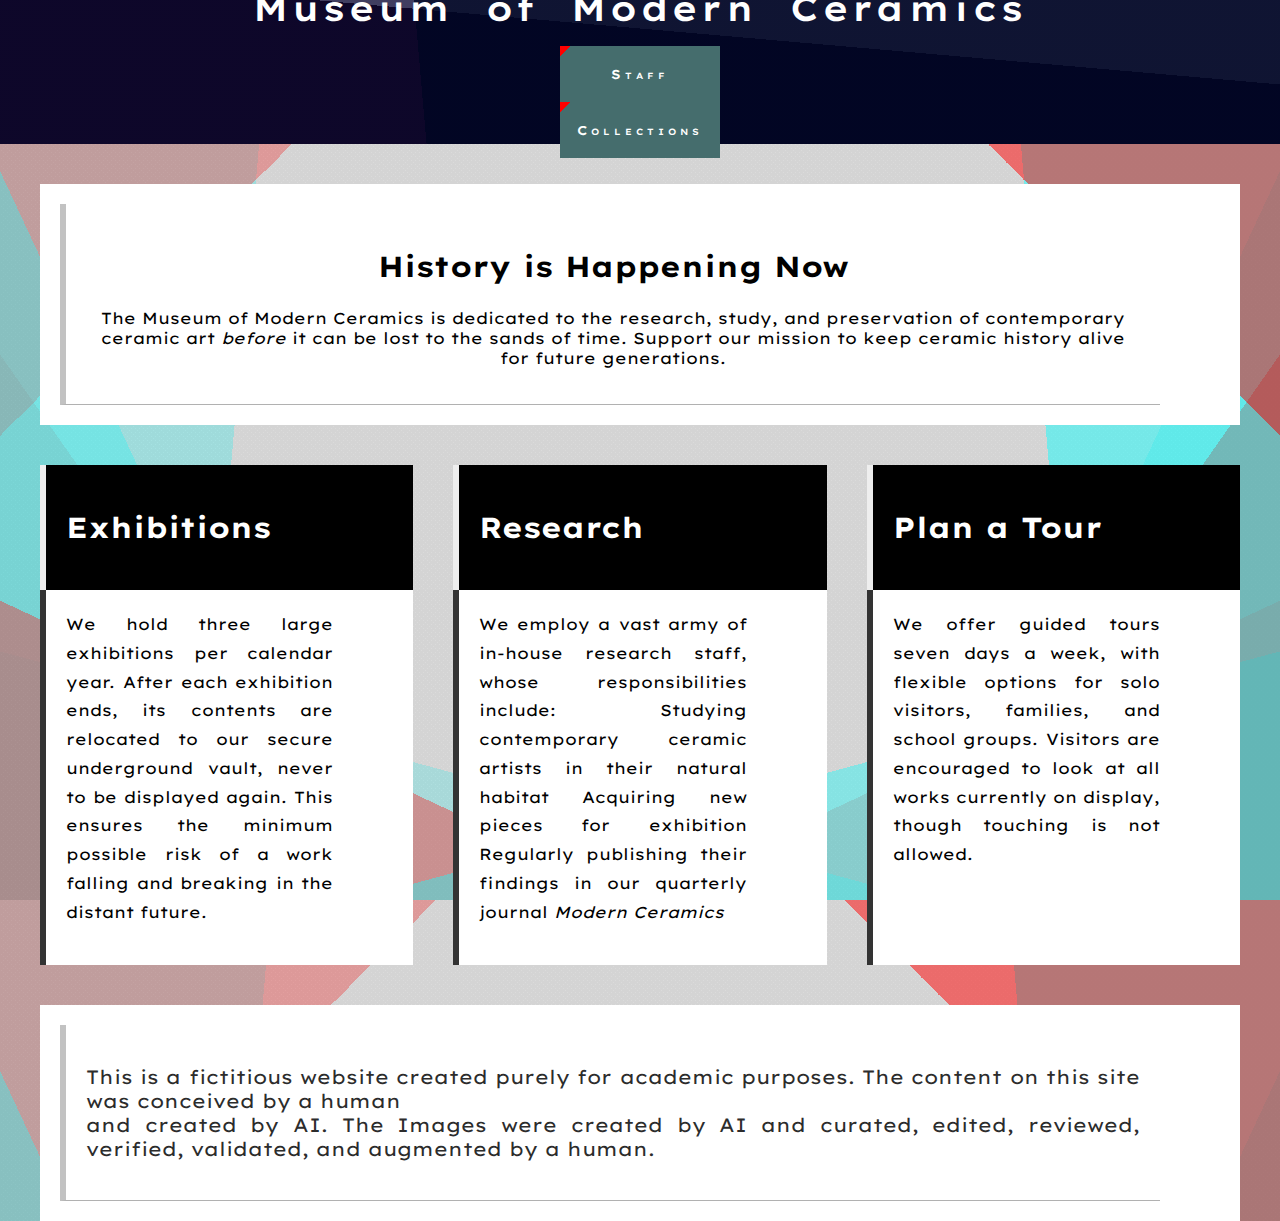
<file: index.html>
<!DOCTYPE html>
<html lang="en">

<head>
    <meta name="robots" content="noindex, nofollow">
    <meta type="Author" value="Colin Moen">
    <meta charset="UTF-8">
    <meta name="viewport" content="width=device-width, initial-scale=1.0">
    <link rel="stylesheet" href="css/style.css">
    <link rel="preconnect" href="https://fonts.googleapis.com">
    <link rel="preconnect" href="https://fonts.gstatic.com" crossorigin>
    <link rel="preconnect" href="https://fonts.googleapis.com">
    <link rel="preconnect" href="https://fonts.gstatic.com" crossorigin>
    <link
        href="https://fonts.googleapis.com/css2?family=Caprasimo&family=Chicle&family=EB+Garamond:ital,wght@0,400..800;1,400..800&family=Fascinate&family=Freehand&family=Goblin+One&family=Grand+Hotel&family=Italiana&family=Lexend+Exa:wght@100..900&family=Limelight&family=Roboto:ital,wght@0,100..900;1,100..900&family=Spicy+Rice&family=Sulphur+Point:wght@300;400;700&family=Trade+Winds&family=Ultra&family=Wendy+One&family=Yellowtail&display=swap"
        rel="stylesheet">
    <title>MMC | Home</title>
</head>

<body>
    <header id="header-main">
        <h1>Museum of Modern Ceramics</h1>
        <span class="header-span">
            <div class="header-card"><a href="html/staff.html" id="staff">Staff</a></div>
            <div class="header-card"><a href="html/collections.html" id="collections">Collections</a></div>
        </span>

    </header>
    <div id="grid">
        <div id="top-row" class="row">
            <div class="inset-border">
                <h2>History is Happening Now</h2>
                <p>The Museum of Modern Ceramics is dedicated to the research, study, and preservation of contemporary
                    ceramic art <em>before</em> it can be lost to the sands of time. Support our mission to keep ceramic
                    history alive for future generations.</p>
            </div>
        </div>
        <div id="mid-left" class="row">
            <div class="mid-row-stripe">
                <h2>Exhibitions</h2>
            </div>
            <div class="mid-row-body">
                We hold three large exhibitions per calendar year. After each exhibition ends, its contents are
                relocated
                to our secure underground vault, never to be displayed again. This ensures the minimum possible risk
                of a work falling and breaking in the distant future.
            </div>
        </div>

        <div id="mid-mid" class="row">
            <div class="mid-row-stripe">
                <h2>Research</h2>
            </div>
            <div class="mid-row-body">
                We employ a vast army of in-house research staff, whose responsibilities include:
                Studying contemporary ceramic artists in their natural habitat
                Acquiring new pieces for exhibition
                Regularly publishing their findings in our quarterly journal <cite>Modern Ceramics</cite>
            </div>
        </div>

        <div id="mid-right" class="row">

            <div class="mid-row-stripe">
                <h2>Plan a Tour</h2>
            </div>
            <div class="mid-row-body">
                We offer guided tours seven days a week, with flexible options for solo visitors, families, and
                school groups. Visitors are encouraged to look at all works currently on display, though
                touching is
                not allowed.
            </div>

        </div>
        <footer id="footer-main" class="row">
            <div class="inset-border">
                <p>This is a fictitious website created purely for academic purposes. The content on this site was
                    conceived by a human<br> and created by AI. The Images were created by AI and curated, edited,
                    reviewed,
                    verified, validated, and augmented by a human.</p>
            </div>
        </footer>
    </div>
</body>

</html>
</file>
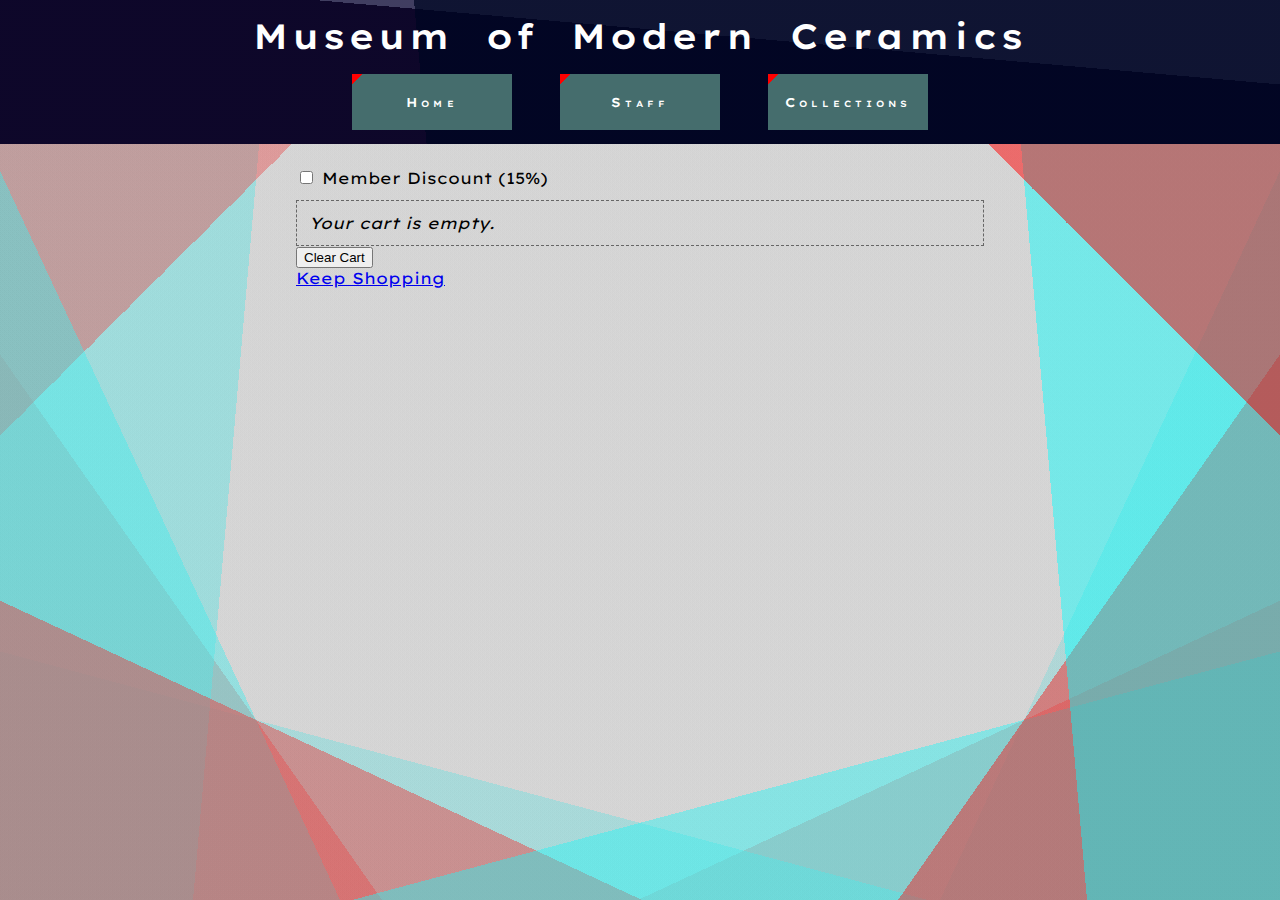
<file: html/cart.html>
<!DOCTYPE html>
<html lang="en">

<head>
    <meta charset="utf-8">
    <meta name="robots" content="noindex, nofollow">
    <meta name="viewport" content="width=device-width, initial-scale=1">
    <link
        href="https://fonts.googleapis.com/css2?family=Caprasimo&family=Chicle&family=EB+Garamond:ital,wght@0,400..800;1,400..800&family=Fascinate&family=Freehand&family=Goblin+One&family=Grand+Hotel&family=Italiana&family=Lexend+Exa:wght@100..900&family=Limelight&family=Roboto:ital,wght@0,100..900;1,100..900&family=Spicy+Rice&family=Sulphur+Point:wght@300;400;700&family=Trade+Winds&family=Ultra&family=Wendy+One&family=Yellowtail&display=swap"
        rel="stylesheet">
    <link rel="stylesheet" href="../css/style.css">
    <title>Museum Cart</title>
    <style>
        /* minimal on-page styles for clarity; move to your CSS later if you want */
        main {
            max-width: 720px;
            margin: 0 auto;
            padding: 16px;
        }

        .controls {
            margin: 8px 0 12px;
        }

        .empty {
            padding: 12px;
            border: 1px dashed #666;
            font-style: italic;
        }

        div#summary {
            background: #a8a8a857;
            padding: 12px;
            font-family: ui-monospace, SFMono-Regular, Menlo, Consolas, monospace;
        }

        .actions {
            margin-top: 12px;
            display: flex;
            gap: 8px;
        }
    </style>
</head>

<body>
    <header id="header-main">
        <h1>Museum of Modern Ceramics</h1>
        <div class="header-cards">
            <div class="header-card"><a href="../index.html" id="home">Home</a></div>
            <div class="header-card"><a href="staff.html" id="staff">Staff</a></div>
            <div class="header-card"><a href="collections.html" id="collections">Collections</a></div>
        </div>

    </header>

    <main>
        <!-- NEW CONTROLS (Cart page only) -->
        <div class="controls">
            <label><input type="checkbox" id="memberToggle"> Member Discount (15%)</label>




        </div>

        <!-- STATES & OUTPUT AREAS -->
        <div id="emptyMsg" class="empty" hidden>Your cart is empty.</div>
        <div id="items" class="cart-items" hidden></div>
        <div id="summary-grid">
            <div class="clear-cart"><button id="clearBtn">Clear Cart</button></div>
            <div class="keep-shopping"><a href="shop.html">Keep Shopping</a></div>
            <div id="summary" hidden></div>
        </div>


        <!-- BASIC ACTIONS -->

    </main>

    <script src="../js/cart.js" type="text/javascript"></script>

</body>

</html>
</file>
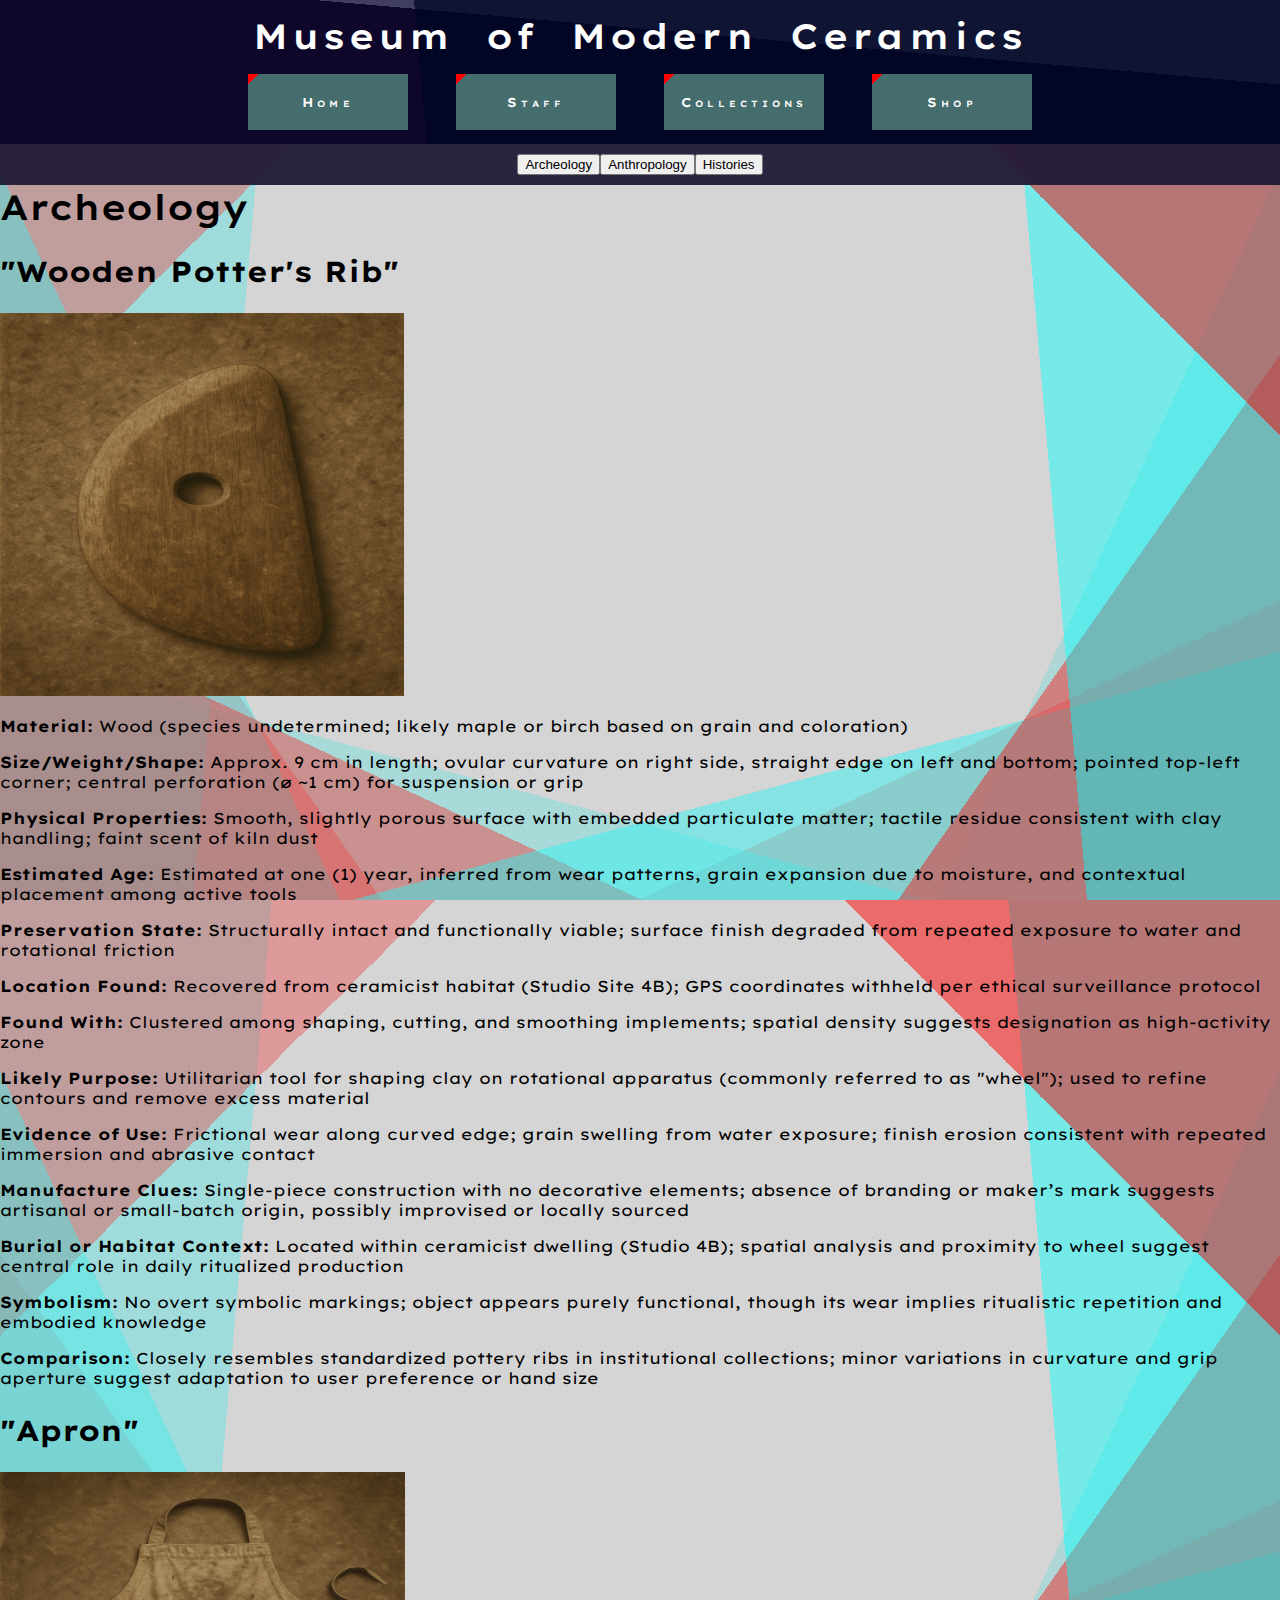
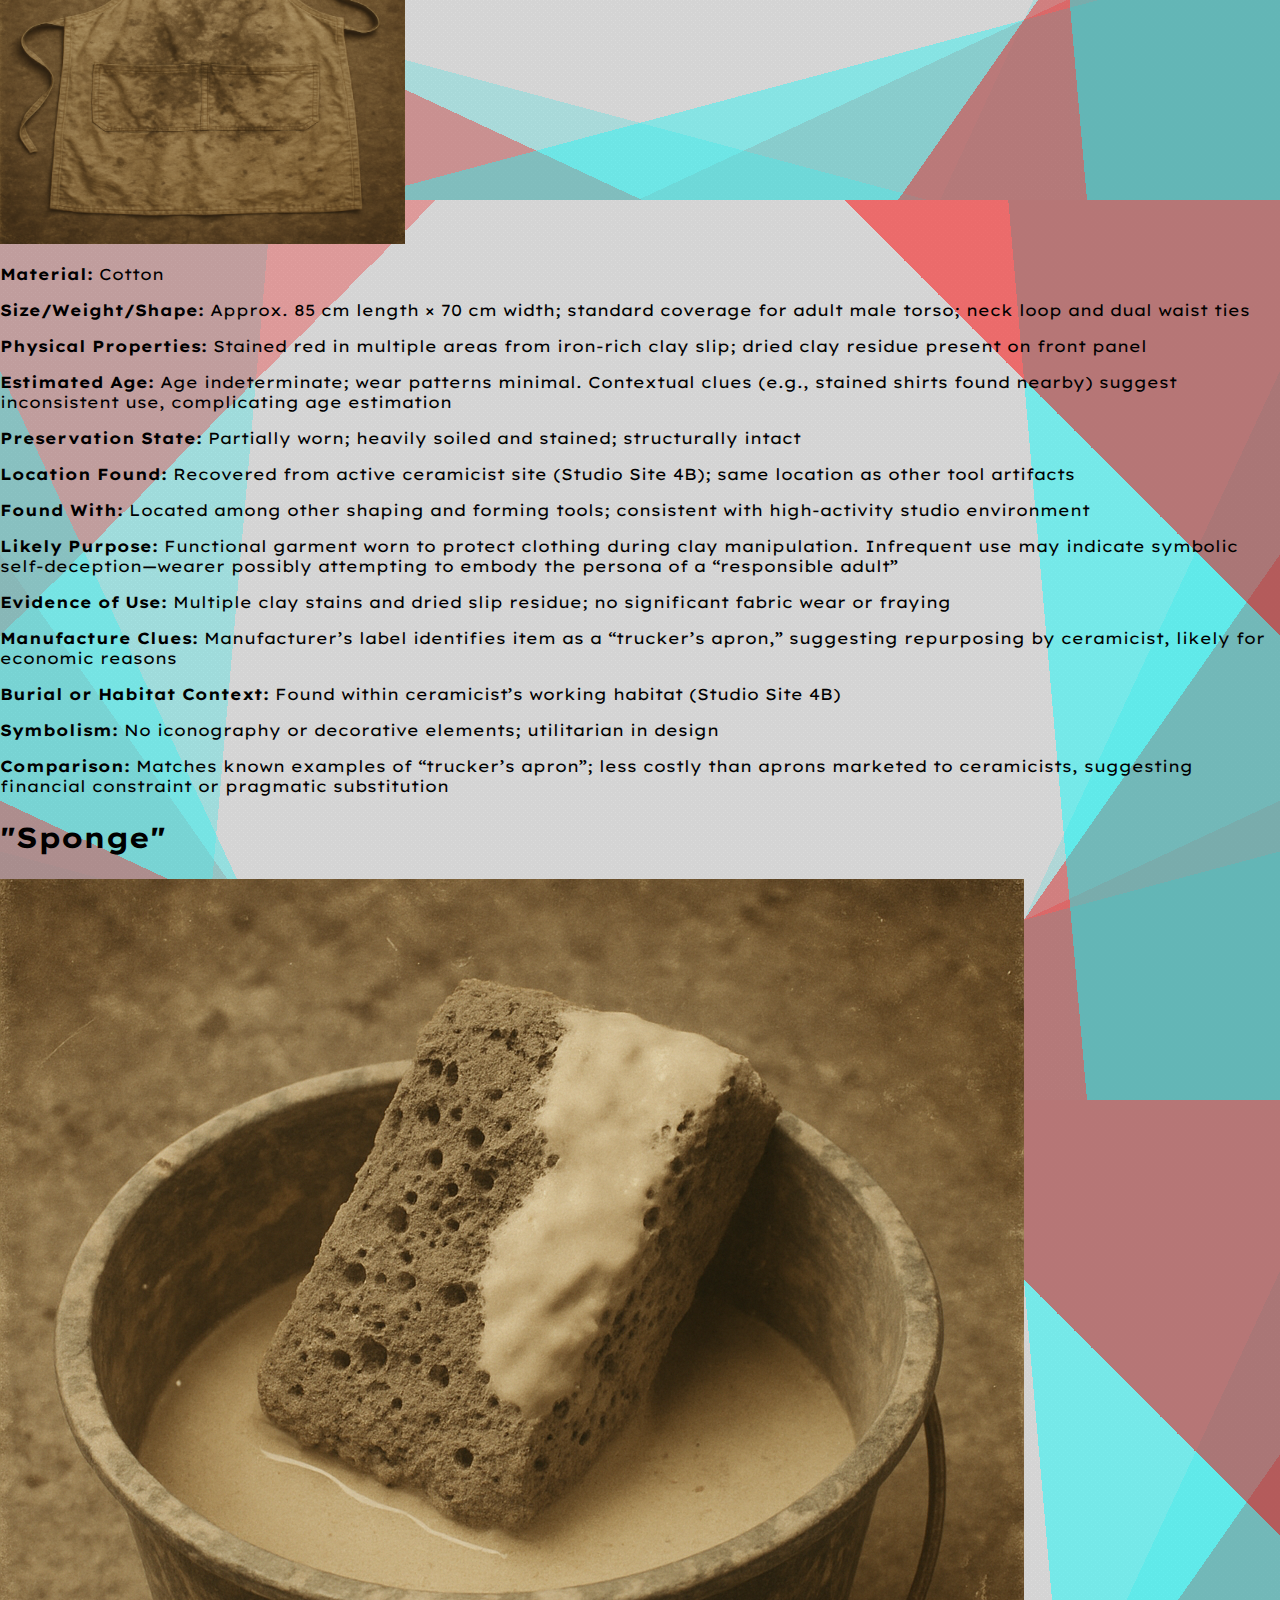
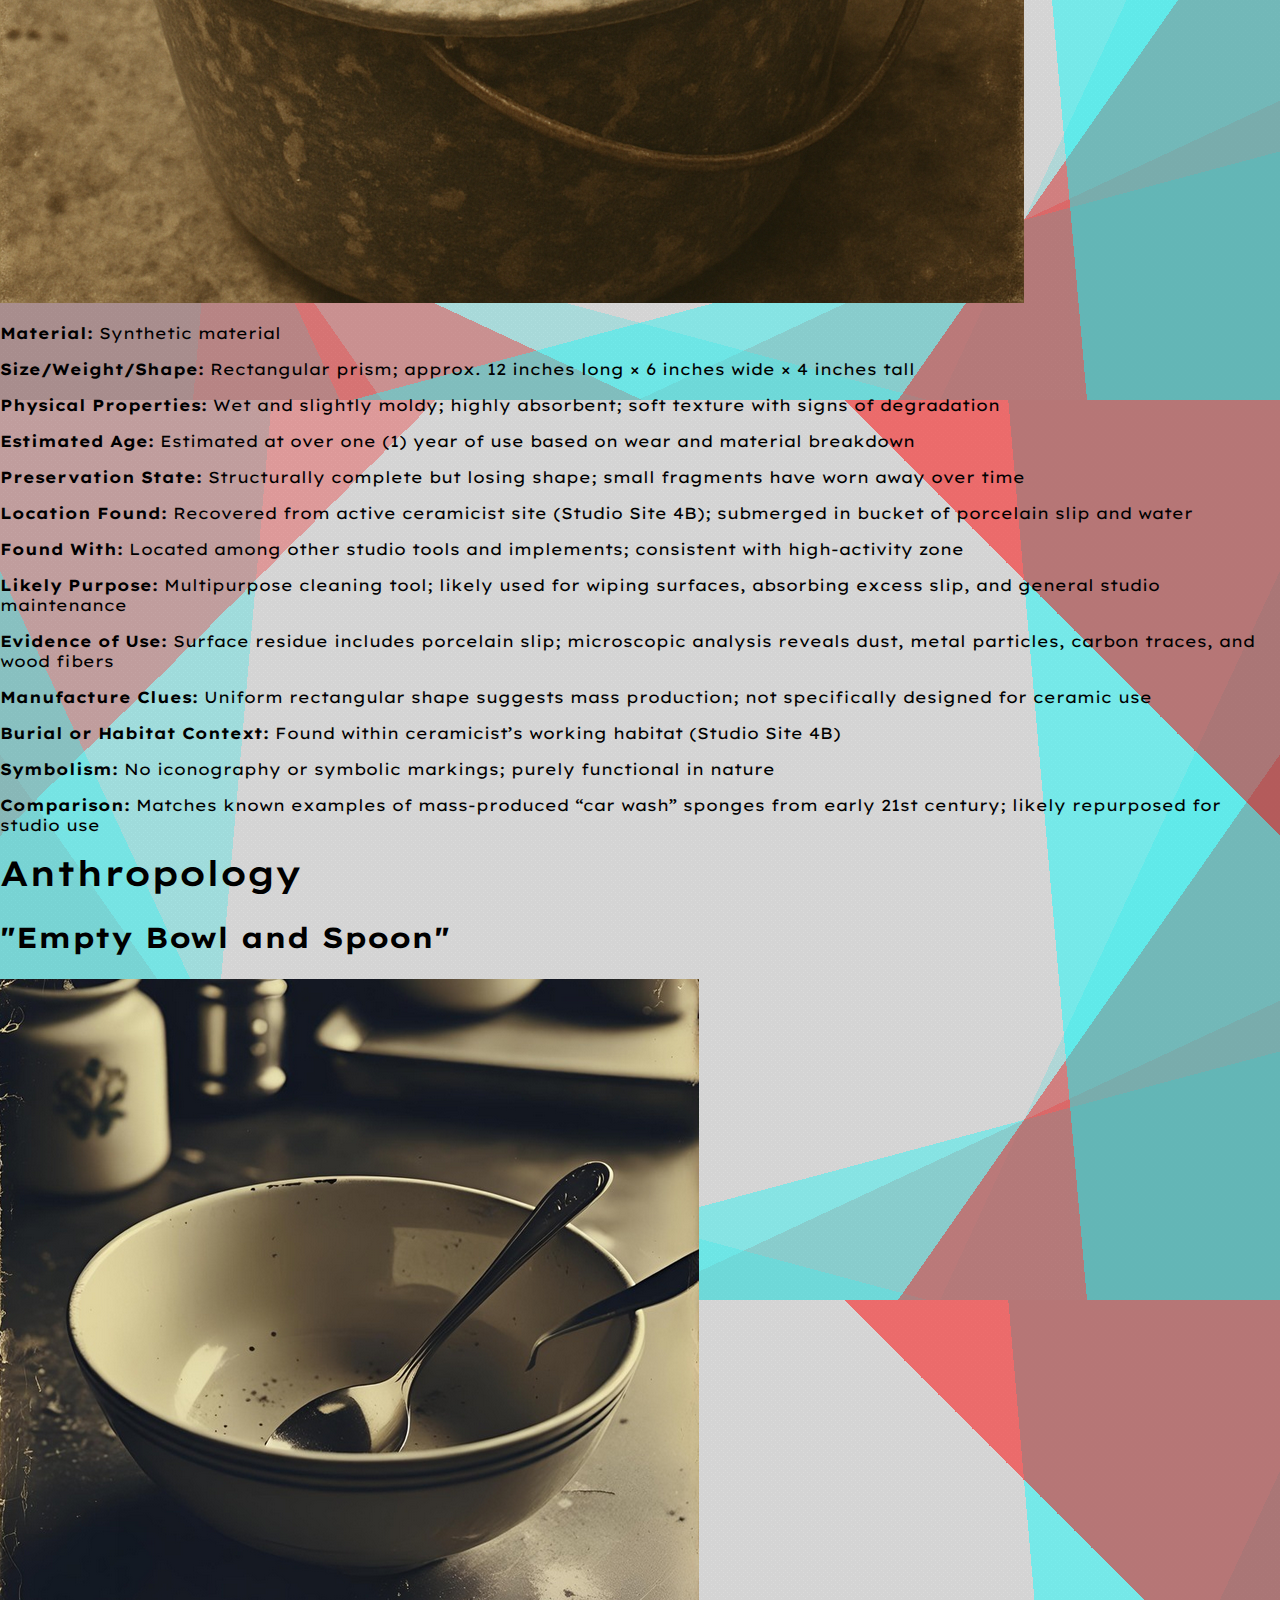
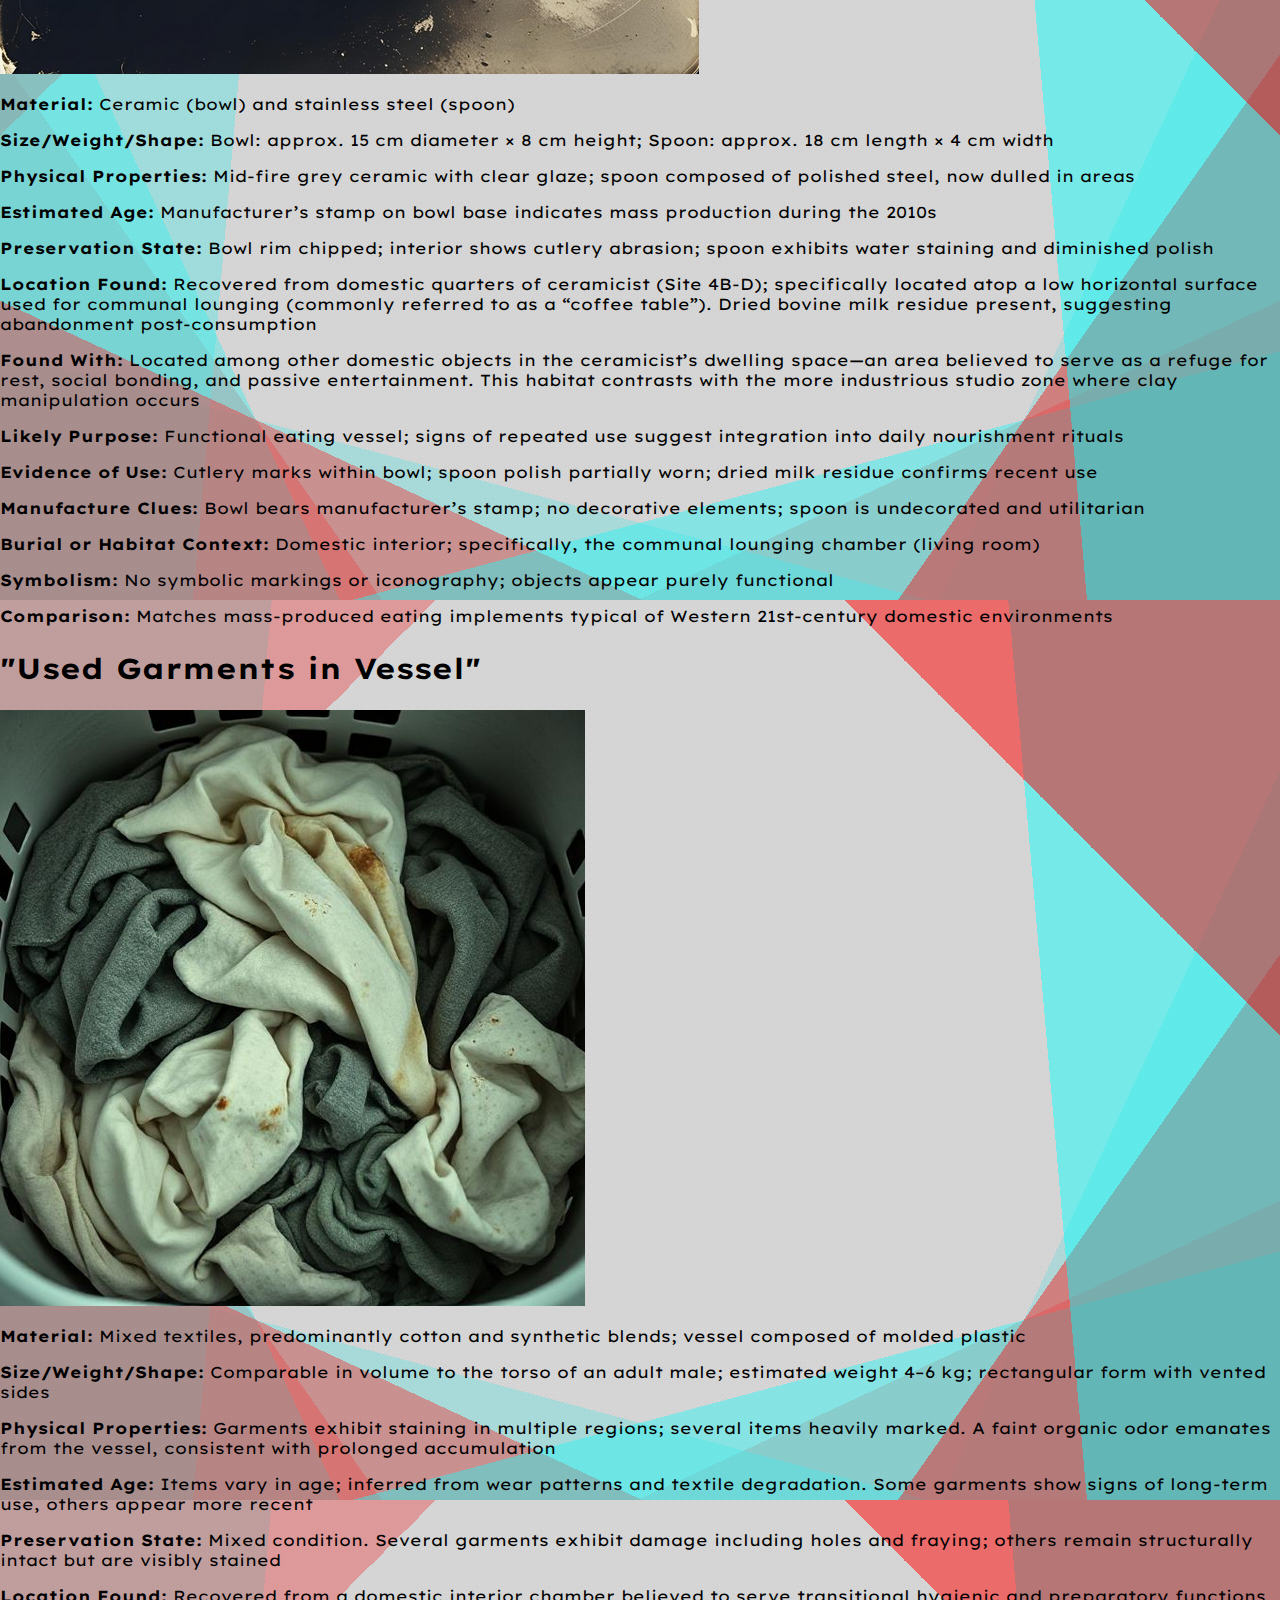
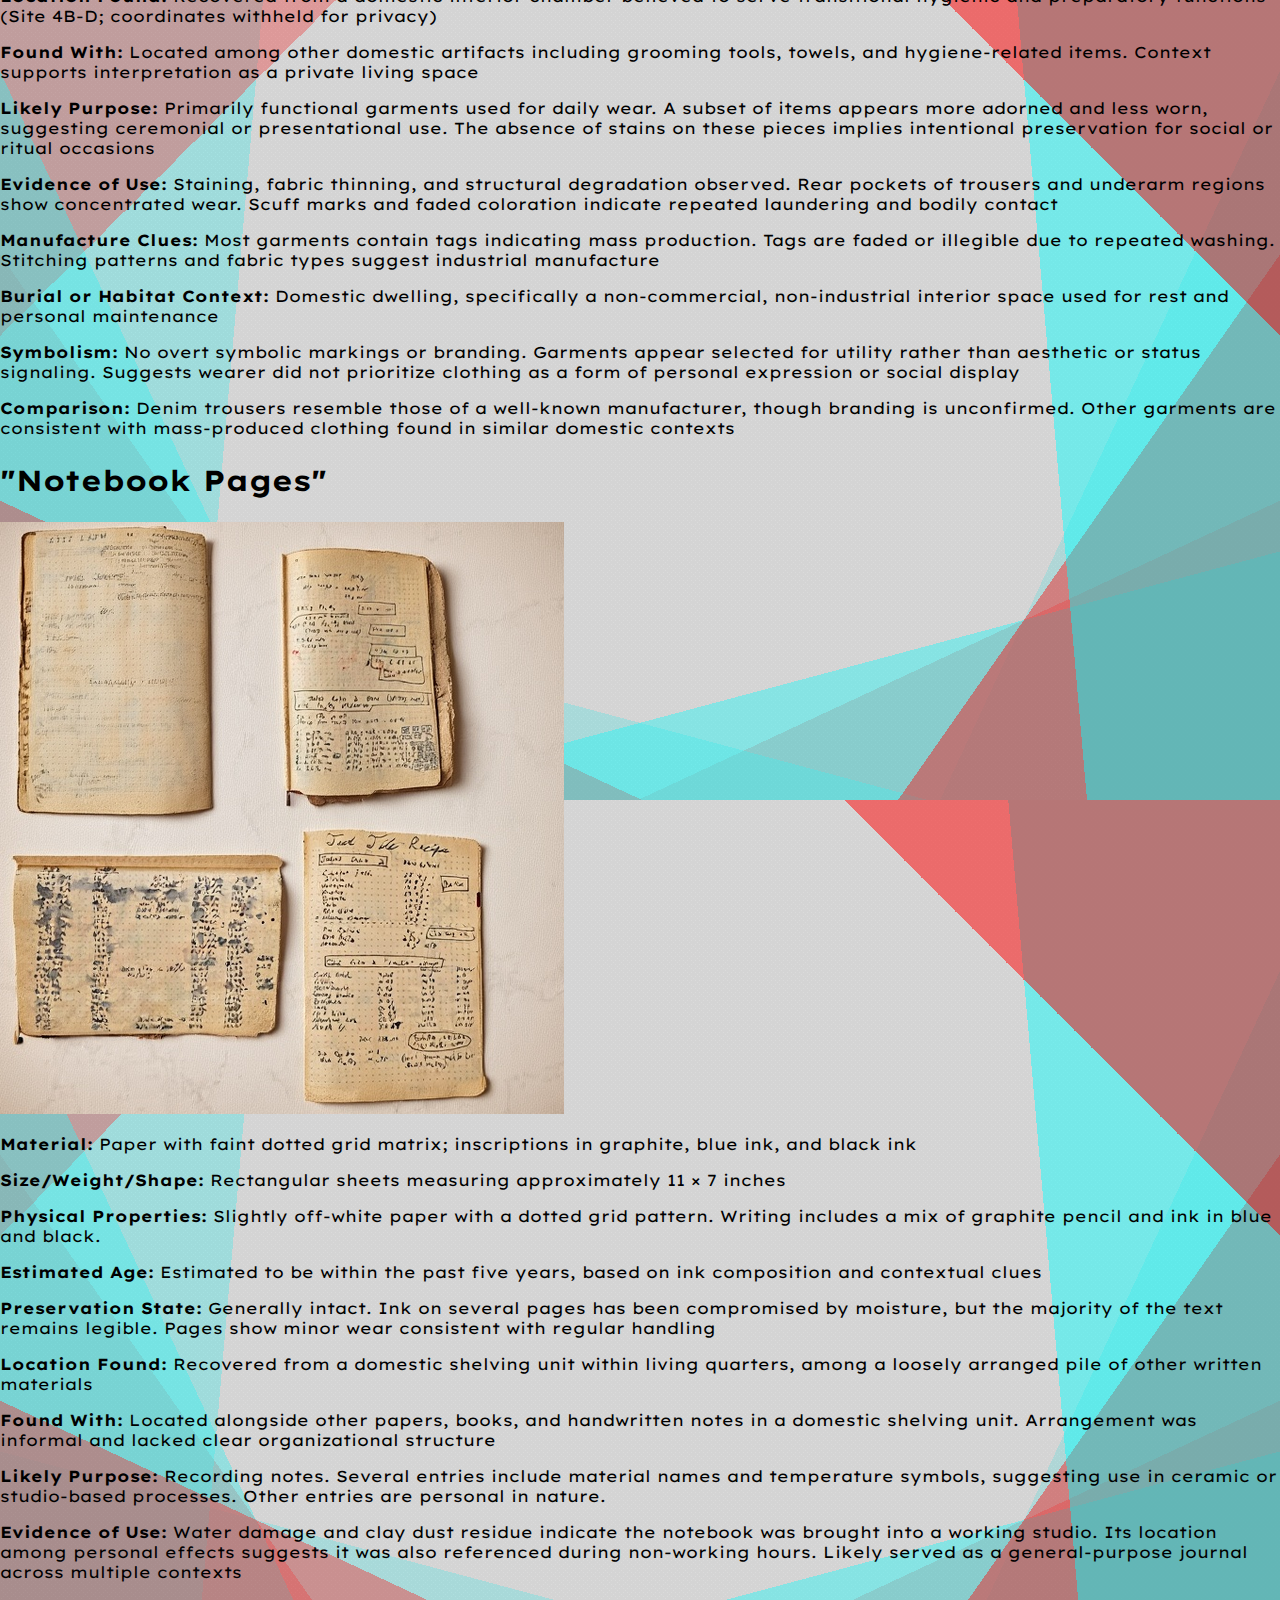
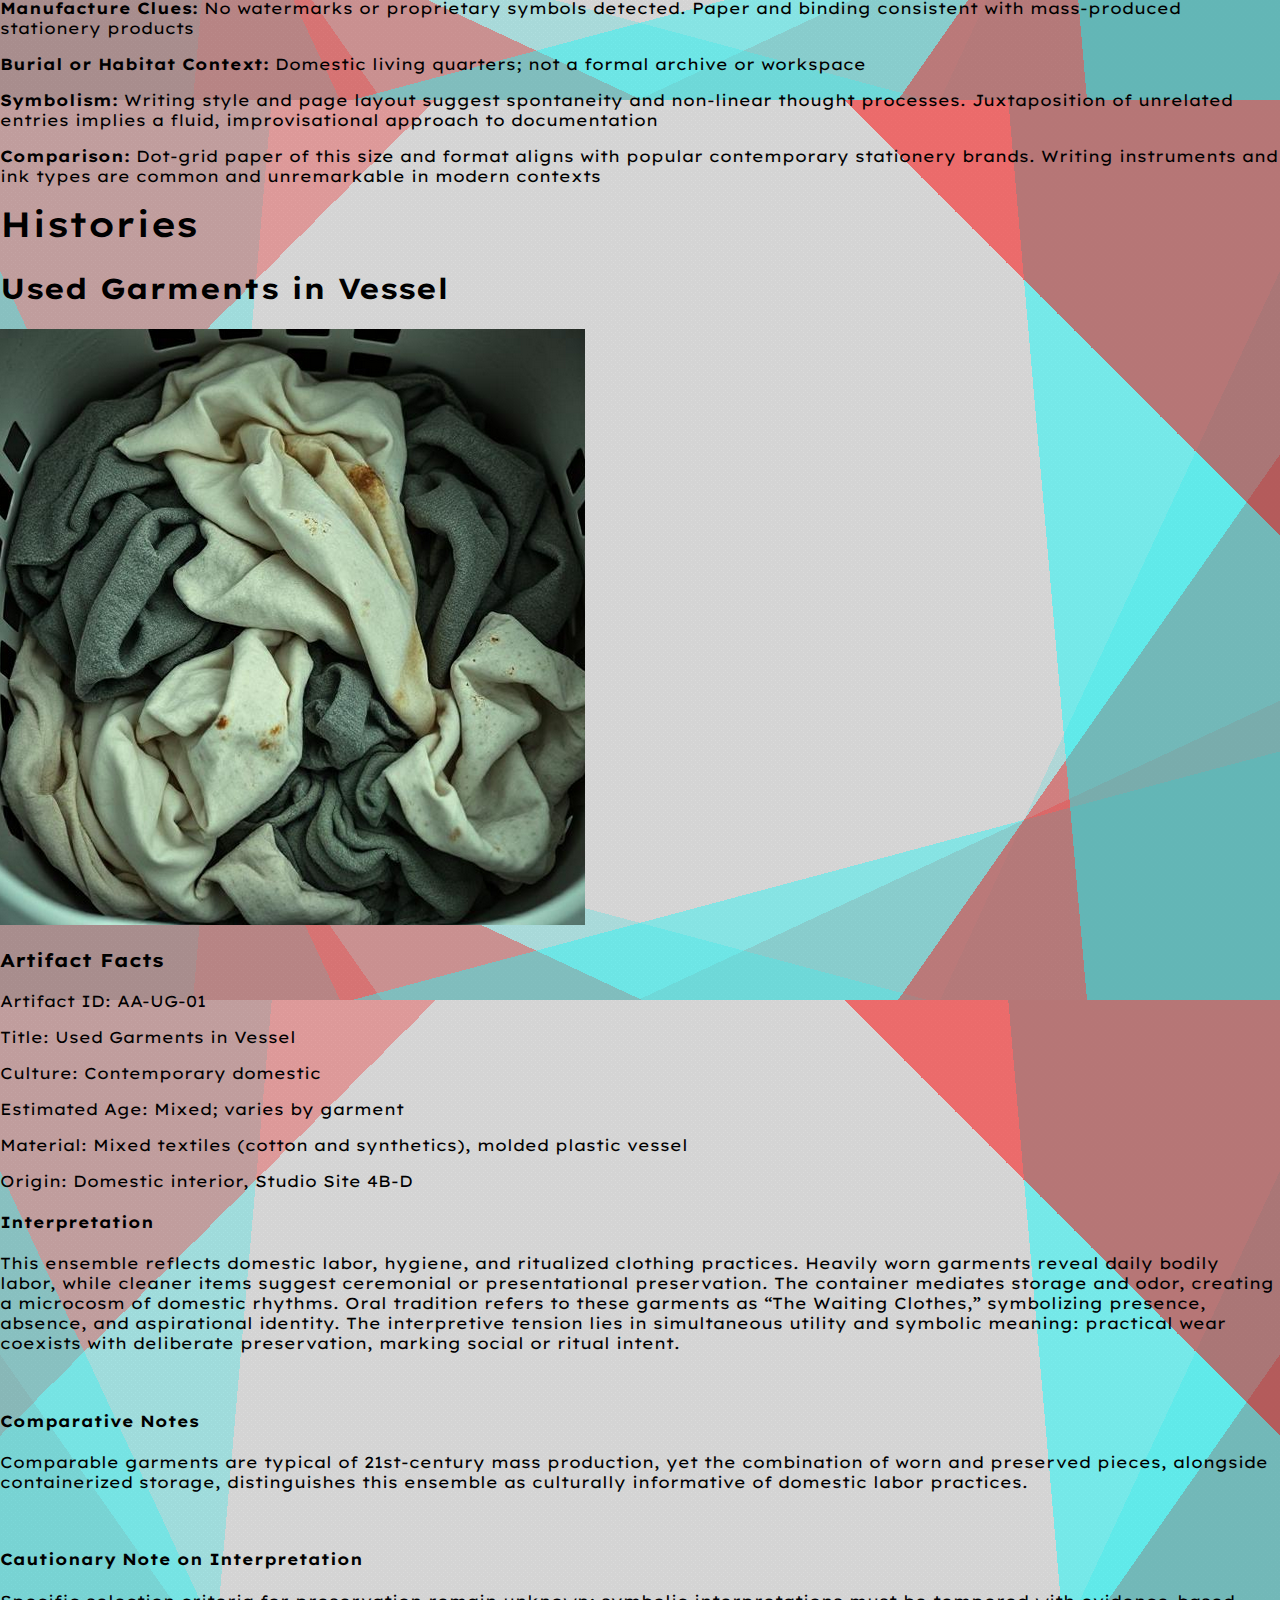
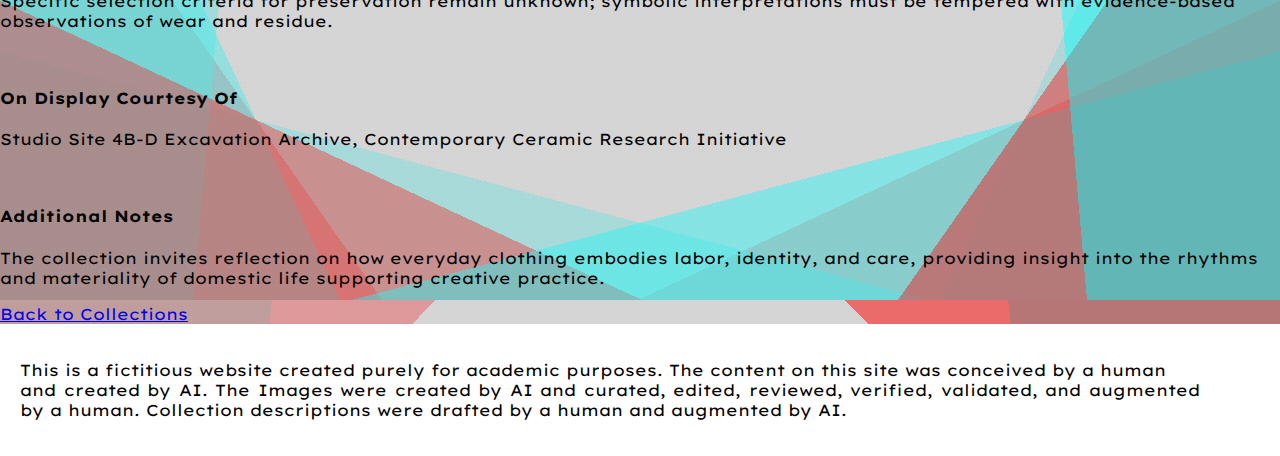
<file: html/collections.html>
<!DOCTYPE html>
<html lang="en">

<head>
    <meta name="robots" content="noindex, nofollow">
    <meta name="Author" content="Colin Moen">
    <meta charset="UTF-8">
    <meta name="viewport" content="width=device-width, initial-scale=1.0">
    <link rel="stylesheet" href="../css/style.css">
    <link
        href="https://fonts.googleapis.com/css2?family=Caprasimo&family=Chicle&family=EB+Garamond:ital,wght@0,400..800;1,400..800&family=Fascinate&family=Freehand&family=Goblin+One&family=Grand+Hotel&family=Italiana&family=Lexend+Exa:wght@100..900&family=Limelight&family=Roboto:ital,wght@0,100..900;1,100..900&family=Spicy+Rice&family=Sulphur+Point:wght@300;400;700&family=Trade+Winds&family=Ultra&family=Wendy+One&family=Yellowtail&display=swap"
        rel="stylesheet">
    <title>Museum of Modern Ceramics</title>
</head>

<body>
    <header id="header-main">
        <h1>Museum of Modern Ceramics</h1>
        <div class="header-cards">
            <div class="header-card"><a href="../index.html" id="home">Home</a></div>
            <div class="header-card"><a href="staff.html" id="staff">Staff</a></div>
            <div class="header-card"><a href="../html/collections.html" id="collections">Collections</a></div>
            <div class="header-card"><a href="shop.html" id="shop">Shop</a></div>
        </div>

    </header>
    <nav class="navigation-row">
        <button onclick="showSection('archeology-display')">Archeology</button>
        <button onclick="showSection('anthropology-display')">Anthropology</button>
        <button onclick="showSection('histories-display')">Histories</button>
    </nav>




    <section id="archeology-display" class="collection-section">
        <div class="archeology-header">
            <h1>Archeology</h1>
        </div>
        <div class="collections-grid">
            <div class="collection-row">
                <div class="collection-column1">
                    <div class="column-1-row-1">
                        <h2>"Wooden Potter's Rib"</h2>
                    </div>
                    <div class="column-2-row-2">
                        <div class="collection-vignette"><img id="wooden-rib" class="open-modal"
                                data-modal-target="#modal-rib" src="
                                ../images/collections/wooden-rib.png" alt="photo of a wooden pottery rib"></div>
                    </div>
                </div>
                <div class="collection-column2">
                    <div class="collection-description">

                        <p><strong>Material:</strong> Wood (species undetermined; likely maple or birch based on grain
                            and coloration)</p>
                        <p><strong>Size/Weight/Shape:</strong> Approx. 9 cm in length; ovular curvature on right side,
                            straight edge on left and bottom; pointed top-left corner; central perforation (∅ ~1 cm) for
                            suspension or grip</p>
                        <p><strong>Physical Properties:</strong> Smooth, slightly porous surface with embedded
                            particulate matter; tactile residue consistent with clay handling; faint scent of kiln dust
                        </p>
                        <p><strong>Estimated Age:</strong> Estimated at one (1) year, inferred from wear patterns, grain
                            expansion due to moisture, and contextual placement among active tools</p>
                        <p><strong>Preservation State:</strong> Structurally intact and functionally viable; surface
                            finish degraded from repeated exposure to water and rotational friction</p>
                        <p><strong>Location Found:</strong> Recovered from ceramicist habitat (Studio Site 4B); GPS
                            coordinates withheld per ethical surveillance protocol</p>
                        <p><strong>Found With:</strong> Clustered among shaping, cutting, and smoothing implements;
                            spatial density suggests designation as high-activity zone</p>
                    </div>
                </div>
                <div class="collection-column3">
                    <div class="collection-description">
                        <p><strong>Likely Purpose:</strong> Utilitarian tool for shaping clay on rotational apparatus
                            (commonly referred to as "wheel"); used to refine contours and remove excess material</p>
                        <p><strong>Evidence of Use:</strong> Frictional wear along curved edge; grain swelling from
                            water exposure; finish erosion consistent with repeated immersion and abrasive contact</p>
                        <p><strong>Manufacture Clues:</strong> Single-piece construction with no decorative elements;
                            absence of branding or maker’s mark suggests artisanal or small-batch origin, possibly
                            improvised or locally sourced</p>
                        <p><strong>Burial or Habitat Context:</strong> Located within ceramicist dwelling (Studio 4B);
                            spatial analysis and proximity to wheel suggest central role in daily ritualized production
                        </p>
                        <p><strong>Symbolism:</strong> No overt symbolic markings; object appears purely functional,
                            though its wear implies ritualistic repetition and embodied knowledge</p>
                        <p><strong>Comparison:</strong> Closely resembles standardized pottery ribs in institutional
                            collections; minor variations in curvature and grip aperture suggest adaptation to user
                            preference or hand size</p>
                    </div>
                </div>
            </div>
            <div class="collection-row">
                <div class="collection-column1">
                    <div class="column-1-row-1">
                        <h2>"Apron"</h2>
                    </div>
                    <div class="column-2-row-2">
                        <div class="collection-vignette"><img id="apron" class="open-modal"
                                data-modal-target="#modal-apron" src="../images/collections/apron.png"
                                alt="photo of a dirty apron"></div>

                    </div>


                </div>
                <div class="collection-column2">
                    <div class="collection-description">

                        <p><strong>Material:</strong> Cotton</p>
                        <p><strong>Size/Weight/Shape:</strong> Approx. 85 cm length × 70 cm width; standard coverage for
                            adult male torso; neck loop and dual waist ties</p>
                        <p><strong>Physical Properties:</strong> Stained red in multiple areas from iron-rich clay slip;
                            dried clay residue present on front panel</p>
                        <p><strong>Estimated Age:</strong> Age indeterminate; wear patterns minimal. Contextual clues
                            (e.g., stained shirts found nearby) suggest inconsistent use, complicating age estimation
                        </p>
                        <p><strong>Preservation State:</strong> Partially worn; heavily soiled and stained; structurally
                            intact</p>
                        <p><strong>Location Found:</strong> Recovered from active ceramicist site (Studio Site 4B); same
                            location as other tool artifacts</p>
                        <p><strong>Found With:</strong> Located among other shaping and forming tools; consistent with
                            high-activity studio environment</p>
                    </div>
                </div>
                <div class="collection-column3">
                    <div class="collection-description">
                        <p><strong>Likely Purpose:</strong> Functional garment worn to protect clothing during clay
                            manipulation. Infrequent use may indicate symbolic self-deception—wearer possibly attempting
                            to embody the persona of a “responsible adult”</p>
                        <p><strong>Evidence of Use:</strong> Multiple clay stains and dried slip residue; no significant
                            fabric wear or fraying</p>
                        <p><strong>Manufacture Clues:</strong> Manufacturer’s label identifies item as a “trucker’s
                            apron,” suggesting repurposing by ceramicist, likely for economic reasons</p>
                        <p><strong>Burial or Habitat Context:</strong> Found within ceramicist’s working habitat (Studio
                            Site 4B)</p>
                        <p><strong>Symbolism:</strong> No iconography or decorative elements; utilitarian in design</p>
                        <p><strong>Comparison:</strong> Matches known examples of “trucker’s apron”; less costly than
                            aprons marketed to ceramicists, suggesting financial constraint or pragmatic substitution
                        </p>
                    </div>
                </div>
            </div>
            <div class="collection-row">
                <div class="collection-column1">
                    <div class="column-1-row-1">
                        <h2>"Sponge"</h2>
                    </div>
                    <div class="column-2-row-2">
                        <div class="collection-vignette"><img id="sponge" class="open-modal"
                                data-modal-target="#modal-sponge" src="../images/collections/sponge.png"
                                alt="photo of a dirty sponge in a bucket"></div>
                    </div>


                </div>
                <div class="collection-column2">
                    <div class="collection-description">

                        <p><strong>Material:</strong> Synthetic material</p>
                        <p><strong>Size/Weight/Shape:</strong> Rectangular prism; approx. 12 inches long × 6 inches wide
                            × 4 inches tall</p>
                        <p><strong>Physical Properties:</strong> Wet and slightly moldy; highly absorbent; soft texture
                            with signs of degradation</p>
                        <p><strong>Estimated Age:</strong> Estimated at over one (1) year of use based on wear and
                            material breakdown</p>
                        <p><strong>Preservation State:</strong> Structurally complete but losing shape; small fragments
                            have worn away over time</p>
                        <p><strong>Location Found:</strong> Recovered from active ceramicist site (Studio Site 4B);
                            submerged in bucket of porcelain slip and water</p>
                        <p><strong>Found With:</strong> Located among other studio tools and implements; consistent with
                            high-activity zone</p>
                    </div>
                </div>
                <div class="collection-column3">
                    <div class="collection-description">
                        <p><strong>Likely Purpose:</strong> Multipurpose cleaning tool; likely used for wiping surfaces,
                            absorbing excess slip, and general studio maintenance</p>
                        <p><strong>Evidence of Use:</strong> Surface residue includes porcelain slip; microscopic
                            analysis reveals dust, metal particles, carbon traces, and wood fibers</p>
                        <p><strong>Manufacture Clues:</strong> Uniform rectangular shape suggests mass production; not
                            specifically designed for ceramic use</p>

                        <p><strong>Burial or Habitat Context:</strong> Found within ceramicist’s working habitat (Studio
                            Site 4B)</p>
                        <p><strong>Symbolism:</strong> No iconography or symbolic markings; purely functional in nature
                        </p>
                        <p><strong>Comparison:</strong> Matches known examples of mass-produced “car wash” sponges from
                            early 21st century; likely repurposed for studio use</p>
                    </div>
                </div>
            </div>
        </div>
    </section>
    <section id="anthropology-display" class="collection-section">
        <div class="anthropology-header">
            <h1>Anthropology</h1>
        </div>
        <div class="collections-grid">
            <div class="collection-row">
                <div class="collection-column1">
                    <div class="column-1-row-1">
                        <h2>"Empty Bowl and Spoon"</h2>
                    </div>
                    <div class="column-2-row-2">
                        <div class="collection-vignette"><img id="cereal" class="open-modal"
                                data-modal-target="#modal-bowl" src="../images/collections/cereal.png"
                                alt="photo of an empty cereal bowl"></div>
                    </div>


                </div>
                <div class="collection-column2">
                    <div class="collection-description">

                        <p><strong>Material:</strong> Ceramic (bowl) and stainless steel (spoon)</p>
                        <p><strong>Size/Weight/Shape:</strong> Bowl: approx. 15 cm diameter × 8 cm height; Spoon:
                            approx. 18 cm length × 4 cm width</p>
                        <p><strong>Physical Properties:</strong> Mid-fire grey ceramic with clear glaze; spoon composed
                            of polished steel, now dulled in areas</p>
                        <p><strong>Estimated Age:</strong> Manufacturer’s stamp on bowl base indicates mass production
                            during the 2010s</p>
                        <p><strong>Preservation State:</strong> Bowl rim chipped; interior shows cutlery abrasion; spoon
                            exhibits water staining and diminished polish</p>
                        <p><strong>Location Found:</strong> Recovered from domestic quarters of ceramicist (Site 4B-D);
                            specifically located atop a low horizontal surface used for communal lounging (commonly
                            referred to as a “coffee table”). Dried bovine milk residue present, suggesting abandonment
                            post-consumption</p>

                    </div>
                </div>
                <div class="collection-column3">
                    <div class="collection-description">
                        <p><strong>Found With:</strong> Located among other domestic objects in the ceramicist’s
                            dwelling space—an area believed to serve as a refuge for rest, social bonding, and passive
                            entertainment. This habitat contrasts with the more industrious studio zone where clay
                            manipulation occurs</p>
                        <p><strong>Likely Purpose:</strong> Functional eating vessel; signs of repeated use suggest
                            integration into daily nourishment rituals</p>
                        <p><strong>Evidence of Use:</strong> Cutlery marks within bowl; spoon polish partially worn;
                            dried milk residue confirms recent use</p>
                        <p><strong>Manufacture Clues:</strong> Bowl bears manufacturer’s stamp; no decorative elements;
                            spoon is undecorated and utilitarian</p>

                        <p><strong>Burial or Habitat Context:</strong> Domestic interior; specifically, the communal
                            lounging chamber (living room)</p>
                        <p><strong>Symbolism:</strong> No symbolic markings or iconography; objects appear purely
                            functional</p>
                        <p><strong>Comparison:</strong> Matches mass-produced eating implements typical of Western
                            21st-century domestic environments</p>
                    </div>
                </div>
            </div>
            <div class="collection-row">
                <div class="collection-column1">
                    <div class="column-1-row-1">
                        <h2>"Used Garments in Vessel"</h2>
                    </div>
                    <div class="column-2-row-2">
                        <div class="collection-vignette"><img id="laundry" class="open-modal"
                                data-modal-target="#modal-laundry" src="../images/collections/laundry.png"
                                alt="photo of some dirty laundry"></div>
                    </div>


                </div>
                <div class="collection-column2">
                    <div class="collection-description">

                        <p><strong>Material:</strong> Mixed textiles, predominantly cotton and synthetic blends; vessel
                            composed of molded plastic</p>
                        <p><strong>Size/Weight/Shape:</strong> Comparable in volume to the torso of an adult male;
                            estimated weight 4–6 kg; rectangular form with vented sides</p>
                        <p><strong>Physical Properties:</strong> Garments exhibit staining in multiple regions; several
                            items heavily marked. A faint organic odor emanates from the vessel, consistent with
                            prolonged accumulation</p>
                        <p><strong>Estimated Age:</strong> Items vary in age; inferred from wear patterns and textile
                            degradation. Some garments show signs of long-term use, others appear more recent</p>
                        <p><strong>Preservation State:</strong> Mixed condition. Several garments exhibit damage
                            including holes and fraying; others remain structurally intact but are visibly stained</p>
                        <p><strong>Location Found:</strong> Recovered from a domestic interior chamber believed to serve
                            transitional hygienic and preparatory functions (Site 4B-D; coordinates withheld for
                            privacy)</p>
                        <p><strong>Found With:</strong> Located among other domestic artifacts including grooming tools,
                            towels, and hygiene-related items. Context supports interpretation as a private living space
                        </p>
                    </div>
                </div>
                <div class="collection-column3">
                    <div class="collection-description">
                        <p><strong>Likely Purpose:</strong> Primarily functional garments used for daily wear. A subset
                            of items appears more adorned and less worn, suggesting ceremonial or presentational use.
                            The absence of stains on these pieces implies intentional preservation for social or ritual
                            occasions</p>
                        <p><strong>Evidence of Use:</strong> Staining, fabric thinning, and structural degradation
                            observed. Rear pockets of trousers and underarm regions show concentrated wear. Scuff marks
                            and faded coloration indicate repeated laundering and bodily contact</p>
                        <p><strong>Manufacture Clues:</strong> Most garments contain tags indicating mass production.
                            Tags are faded or illegible due to repeated washing. Stitching patterns and fabric types
                            suggest industrial manufacture</p>

                        <p><strong>Burial or Habitat Context:</strong> Domestic dwelling, specifically a non-commercial,
                            non-industrial interior space used for rest and personal maintenance</p>
                        <p><strong>Symbolism:</strong> No overt symbolic markings or branding. Garments appear selected
                            for utility rather than aesthetic or status signaling. Suggests wearer did not prioritize
                            clothing as a form of personal expression or social display</p>
                        <p><strong>Comparison:</strong> Denim trousers resemble those of a well-known manufacturer,
                            though branding is unconfirmed. Other garments are consistent with mass-produced clothing
                            found in similar domestic contexts</p>
                    </div>
                </div>
            </div>
            <div class="collection-row">
                <div class="collection-column1">
                    <div class="column-1-row-1">
                        <h2>"Notebook Pages"</h2>
                    </div>
                    <div class="column-2-row-2">
                        <div class="collection-vignette">
                            <img id="pages" class="open-modal" data-modal-target="#modal-pages"
                                src="../images/collections/pages.png" alt="photo of some pages from a notebook">
                        </div>
                    </div>


                </div>
                <div class="collection-column2">
                    <div class="collection-description">
                        <p><strong>Material:</strong> Paper with faint dotted grid matrix; inscriptions in graphite,
                            blue ink, and black ink</p>
                        <p><strong>Size/Weight/Shape:</strong> Rectangular sheets measuring approximately 11 × 7 inches
                        </p>
                        <p><strong>Physical Properties:</strong> Slightly off-white paper with a dotted grid pattern.
                            Writing includes a mix of graphite pencil and ink in blue and black.</p>
                        <p><strong>Estimated Age:</strong> Estimated to be within the past five years, based on ink
                            composition and contextual clues</p>
                        <p><strong>Preservation State:</strong> Generally intact. Ink on several pages has been
                            compromised by moisture, but the majority of the text remains legible. Pages show minor wear
                            consistent with regular handling</p>
                        <p><strong>Location Found:</strong> Recovered from a domestic shelving unit within living
                            quarters, among a loosely arranged pile of other written materials</p>
                        <p><strong>Found With:</strong> Located alongside other papers, books, and handwritten notes in
                            a domestic shelving unit. Arrangement was informal and lacked clear organizational structure
                        </p>
                    </div>
                </div>
                <div class="collection-column3">
                    <div class="collection-description">
                        <p><strong>Likely Purpose:</strong> Recording notes. Several entries include material names and
                            temperature symbols, suggesting use in ceramic or studio-based processes. Other entries are
                            personal in nature.</p>
                        <p><strong>Evidence of Use:</strong> Water damage and clay dust residue indicate the notebook
                            was brought into a working studio. Its location among personal effects suggests it was also
                            referenced during non-working hours. Likely served as a general-purpose journal across
                            multiple contexts</p>
                        <p><strong>Manufacture Clues:</strong> No watermarks or proprietary symbols detected. Paper and
                            binding consistent with mass-produced stationery products</p>

                        <p><strong>Burial or Habitat Context:</strong> Domestic living quarters; not a formal archive or
                            workspace</p>
                        <p><strong>Symbolism:</strong> Writing style and page layout suggest spontaneity and non-linear
                            thought processes. Juxtaposition of unrelated entries implies a fluid, improvisational
                            approach to documentation</p>
                        <p><strong>Comparison:</strong> Dot-grid paper of this size and format aligns with popular
                            contemporary stationery brands. Writing instruments and ink types are common and
                            unremarkable in modern contexts</p>
                    </div>
                </div>
            </div>
        </div>
    </section>
    <section id="histories-display" class="collection-section">
        <div class="histories-header">
            <h1>Histories</h1>
        </div>
        <div class="histories-grid">
            <div class="histories-row">
                <div class="histories-title">
                    <h2>Used Garments in Vessel</h2>
                </div>
                <div class="histories-row-rows">
                    <div class="histories-column1">
                        <div class="collection-vignette">
                            <img id="laundry" class="open-modal" data-modal-target="#modal-laundry"
                                src="../images/collections/laundry.png" alt="photo of some dirty laundry">
                        </div>
                    </div>
                    <div class="histories-column3">
                        <div class="histories-facts">
                            <h3>Artifact Facts</h3>
                            <p>Artifact ID: AA-UG-01</p>
                            <p>Title: Used Garments in Vessel</p>
                            <p>Culture: Contemporary domestic</p>
                            <p>Estimated Age: Mixed; varies by garment</p>
                            <p>Material: Mixed textiles (cotton and synthetics), molded plastic vessel</p>
                            <p>Origin: Domestic interior, Studio Site 4B-D</p>
                        </div>
                    </div>
                </div>
            </div>
            <div class="histories-row">
                <div class="histories-description">
                    <h4>Interpretation</h4>
                    <p>
                        This ensemble reflects domestic labor, hygiene, and ritualized clothing practices. Heavily
                        worn garments reveal daily bodily labor, while cleaner items suggest ceremonial or
                        presentational preservation. The container mediates storage and odor, creating a microcosm
                        of domestic rhythms. Oral tradition refers to these garments as “The Waiting Clothes,”
                        symbolizing presence, absence, and aspirational identity. The interpretive tension lies in
                        simultaneous utility and symbolic meaning: practical wear coexists with deliberate
                        preservation, marking social or ritual intent.
                    </p>
                    <br>
                    <h4>Comparative Notes</h4>
                    <p>
                        Comparable garments are typical of 21st-century mass production, yet the combination of worn
                        and preserved pieces, alongside containerized storage, distinguishes this ensemble as
                        culturally informative of domestic labor practices.
                    </p>
                    <br>
                    <h4>Cautionary Note on Interpretation</h4>
                    <p>
                        Specific selection criteria for preservation remain unknown; symbolic interpretations must
                        be tempered with evidence-based observations of wear and residue.
                    </p>
                    <br>
                    <h4>On Display Courtesy Of</h4>
                    <p>
                        Studio Site 4B-D Excavation Archive, Contemporary Ceramic Research Initiative
                    </p>
                    <br>
                    <h4>Additional Notes</h4>
                    <p>
                        The collection invites reflection on how everyday clothing embodies labor, identity, and
                        care, providing insight into the rhythms and materiality of domestic life supporting
                        creative practice.
                    </p>
                </div>
                <a href="collections.html">Back to Collections</a>
            </div>
    </section>
    <footer id="footer-collections" class="row footer">
        <p>This is a fictitious website created purely for academic purposes. The content on this site was
            conceived by a human<br> and created by AI. The Images were created by AI and curated, edited,
            reviewed, verified, validated, and augmented by a human. Collection descriptions were drafted by a human and
            augmented by AI.</p>
    </footer>


    <div class="modal" id="modal" style="display:none" role="dialog" aria-modal="true" aria-labelledby="modal-title">
        <div class="modal-content  histories-modal">
            <button class="close-modal" aria-label="Close">x</button>
            <div id="modal-body"></div> <!-- text gets injected inside the div-->
        </div>
    </div>

    <div class="modal-item" id="modal-rib" hidden>
        <h2 id="modal-title">Wooden Potter's Rib</h2>
        <p>~1 year old | Studio Site 4B | Wood (likely maple or birch)</p>
        <p>
            This single-piece rib, approx. 9 cm in length with a curved edge and central perforation, was recovered from
            a high-activity shaping zone. Embedded clay residues and subtle grain swelling from moisture indicate
            repeated contact with wheel-thrown forms. While lacking decorative markings, minor variations in curvature
            and grip suggest adaptation to the maker’s hand, implying both functional and ritualized use. Studio lore
            refers to it as the “Rib of Many Shapes,” a silent witness to vessels past, its smooth surface bearing the
            imprint of repetitive gestures. Interpretive tension arises between its mass-produced-like uniformity and
            intimate wear, highlighting the paradox of ordinary tools carrying extraordinary personal imprint. Handle
            with care; the tactile traces it retains are considered essential to understanding the choreography of
            studio labor.

        </p>
    </div>

    <div class="modal-item" id="modal-apron" hidden>
        <h2 id="modal-title">Apron</h2>
        <p>Cotton, approx. 85 × 70 cm | Studio Site 4B</p>
        <p>
            Recovered draped over benches and tools, this “trucker’s apron” bears iron-rich clay stains and dried slip,
            though fabric wear is surprisingly light. Its intermittent use suggests both practical protection and
            performative signaling—a symbolic assertion of studio responsibility. Some call it “The Pretender’s Cloak,”
            acknowledging the paradox between appearance of diligence and uneven actual use. The apron’s pragmatic
            origin and functional design highlight economic considerations within craft practice, while heavy staining
            records repeated gestures of handling clay. Observers are cautioned against prolonged contact; stains
            preserve the material memory of embodied labor and ritualized touch.
        </p>
    </div>

    <div class="modal-item" id="modal-sponge" hidden>
        <h2 id="modal-title">Sponge</h2>
        <p>
            ~1+ year use | Studio Site 4B | Synthetic material
        </p>
        <p>
            Submerged in a bucket of porcelain slip, this rectangular sponge (12 × 6 × 4 in) shows wet, soft degradation
            alongside embedded clay, dust, and metal particles. Initially assumed to serve ceramics alone, analysis
            suggests polyvalent cleaning use, reflecting both specificity and general studio maintenance. Studio legend
            names it “The Absorber,” said to hold the residue of errors and oversight. Its pliant form and partial
            collapse index repeated physical labor, yet the ambiguity of its function captures a tension between
            intentionality and improvisation. Slight mold presence advises cautious observation. As a mundane implement,
            it nevertheless embodies the quiet, necessary labor that underpins visible creative output.
        </p>


    </div>

    <div class="modal-item" id="modal-bowl" hidden>
        <h2 id="modal-title">Empty Bowl and Spoon</h2>
        <p>
            2010s mass-produced | Domestic quarters Site 4B-D | Ceramic and stainless steel</p>
        <p>
            This mid-fire grey bowl with clear glaze, 15 cm in diameter, and accompanying spoon show cutlery marks, rim
            chipping, and dulled polish. Dried bovine milk residue indicates recent consumption and situates the objects
            in routines of domestic nourishment. Their placement atop communal lounging surfaces contrasts with the
            industrious studio, highlighting domestic microcosms of rest and care. Dubbed the “Communal Vessel” in
            studio lore, they bear traces of both individual and shared activity. Interpretive tension emerges from
            their mundane production and deeply personal imprint: ordinary objects carrying intimate, ephemeral human
            traces.
        </p>
    </div>

    <div class="modal-item" id="modal-laundry" hidden>
        <h2 id="modal-title">Used Garments in Vessel</h2>
        <p>Mixed textiles, 4–6 kg | Domestic interior Site 4B-D | Plastic container</p>
        <p>
            Contained within a vented plastic vessel, these garments range from heavily worn and stained to preserved,
            suggesting both daily function and ceremonial or presentational selection. Underarm and pocket wear
            indicates habitual gestures, while some cleaner items imply intentional preservation for ritualized or
            social contexts. Studio oral tradition calls them “The Waiting Clothes,” signaling presence, absence, and
            aspiration. Interpretive tension arises between utility and symbolism, wear and preservation. Observers are
            cautioned regarding organic odors; the ensemble embodies domestic labor, hygiene, and the subtle interplay
            of practical necessity and personal identity.
        </p>
    </div>

    <div class="modal-item" id="modal-pages" hidden>
        <h2 id="modal-title">Notebook Pages</h2>
        <p>~5 years old | Domestic shelving Site 4B | Paper with dotted grid, graphite and ink</p>
        <p>
            Slightly off-white pages (11 × 7 in) carry spontaneous, non-linear entries ranging from ceramic formulas to
            personal reflections. Water damage and clay dust reveal studio transport, while informal shelving placement
            suggests domestic cross-use. The notebook has been called “The Oracle of Slip and Thought,” thought to
            capture fleeting ideas before they vanish. Interpretive tension arises in the juxtaposition of technical
            rigor and personal intimacy, revealing layered cognitive processes. Its legibility and wear reflect repeated
            handling, preserving traces of experimentation, memory, and improvisational thought. Handle with care; the
            notebook holds delicate, ephemeral insight into the creative mind.
        </p>
    </div>

</body>

<script src="../js/collections.js" type="text/javascript"></script>

</html>
</file>
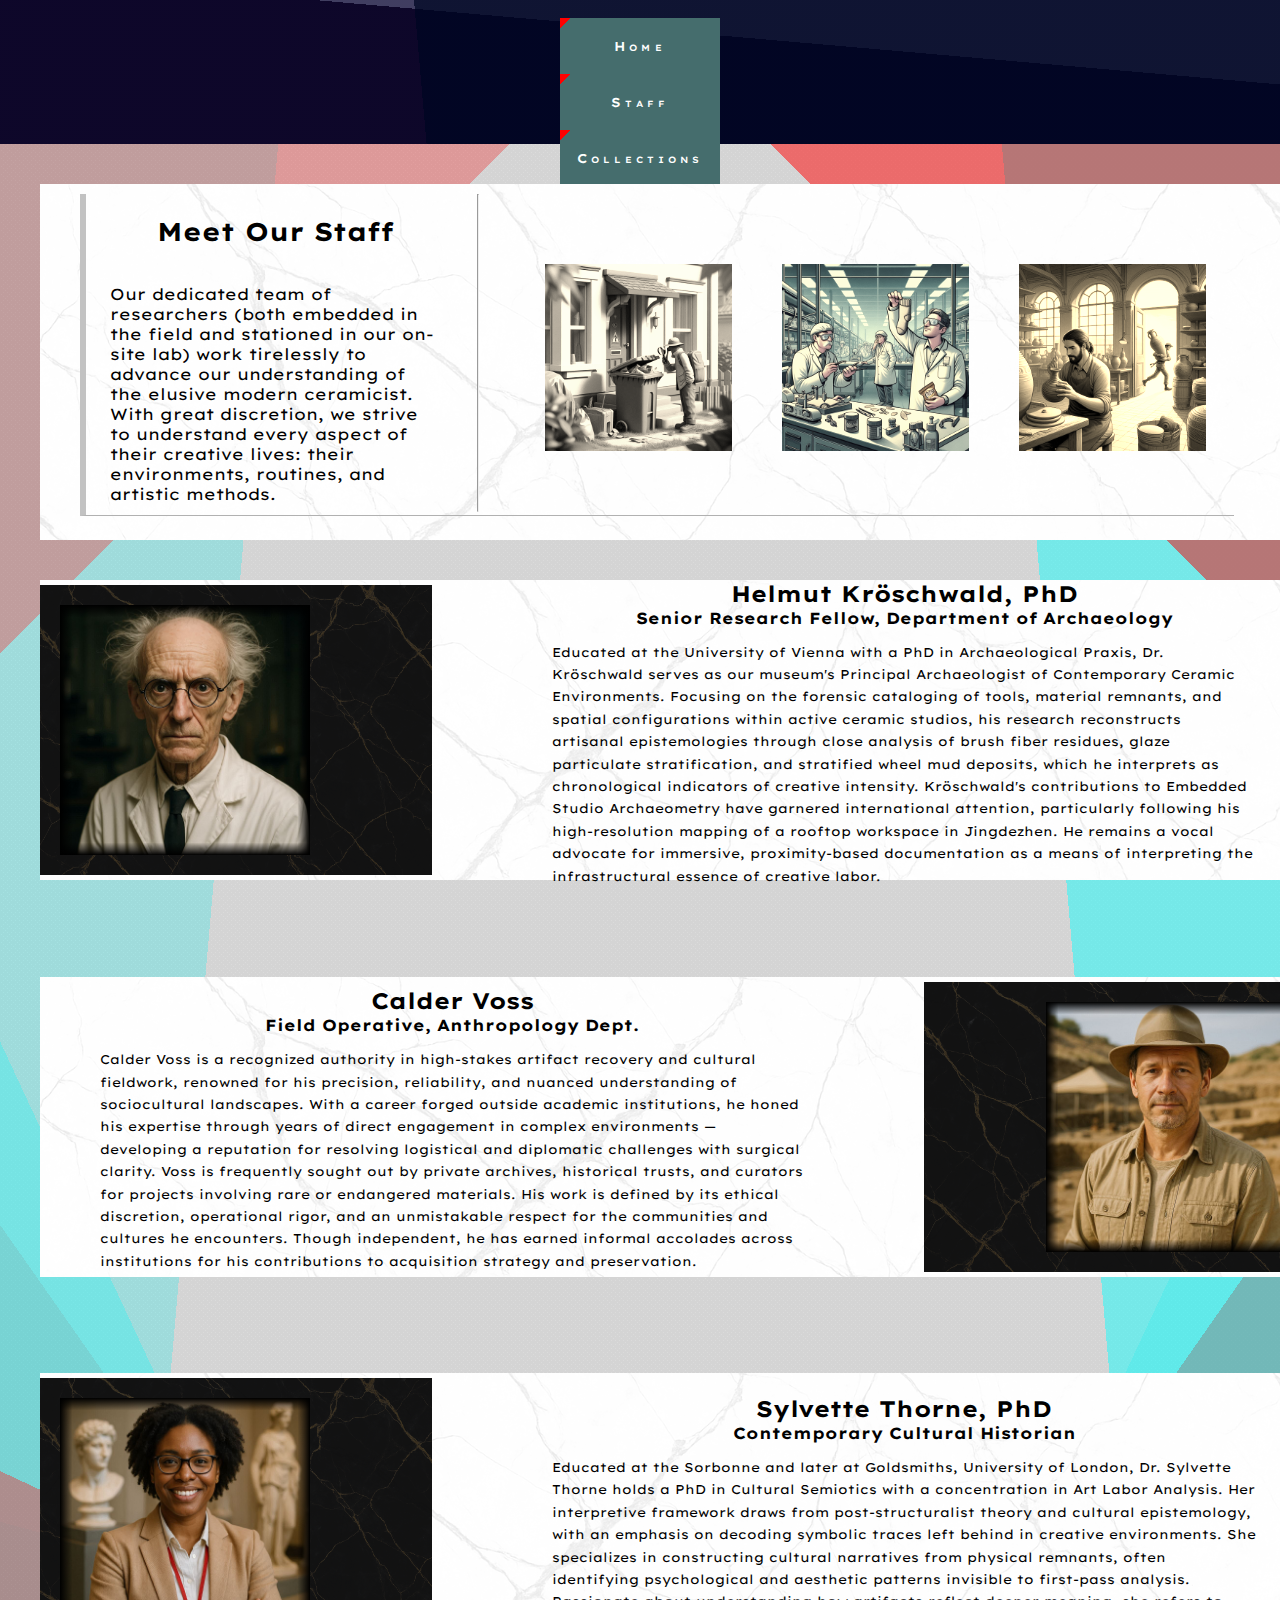
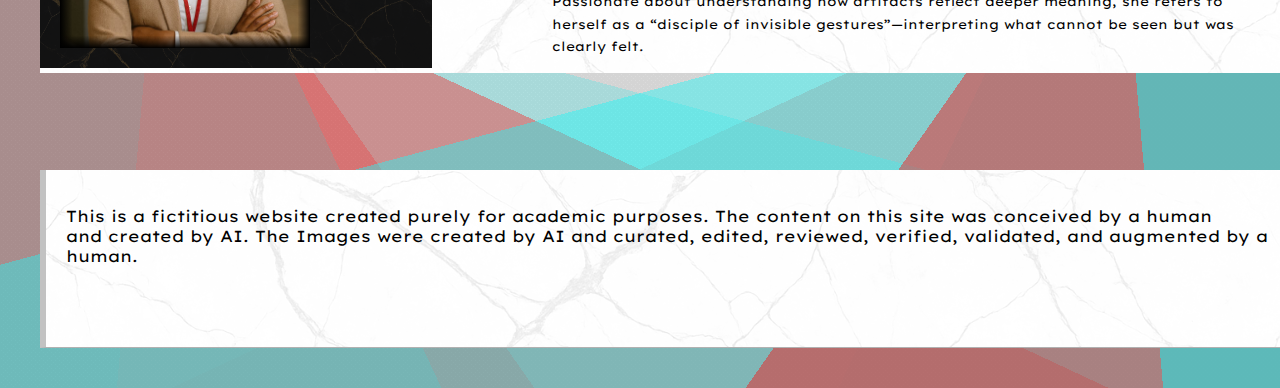
<file: html/staff.html>
<!DOCTYPE html>
<html lang="en">

<head>
    <meta name="robots" content="noindex, nofollow">
    <meta name="Author" value="Colin Moen">
    <meta charset="UTF-8">
    <meta name="viewport" content="width=device-width, initial-scale=1.0">
    <link
        href="https://fonts.googleapis.com/css2?family=Caprasimo&family=Chicle&family=EB+Garamond:ital,wght@0,400..800;1,400..800&family=Fascinate&family=Freehand&family=Goblin+One&family=Grand+Hotel&family=Italiana&family=Lexend+Exa:wght@100..900&family=Limelight&family=Roboto:ital,wght@0,100..900;1,100..900&family=Spicy+Rice&family=Sulphur+Point:wght@300;400;700&family=Trade+Winds&family=Ultra&family=Wendy+One&family=Yellowtail&display=swap"
        rel="stylesheet">
    <link rel="stylesheet" href="../css/staff.css">
    <title>MMC | Staff</title>
</head>

<body>
    <header id="header-main">
        <h1>Museum of Modern Ceramics</h1>
        <span class="header-span">
            <div class="header-card"><a href="../index.html" id="home">Home</a></div>
            <div class="header-card"><a href="../html/staff.html" id="staff">Staff</a></div>
            <div class="header-card"><a href="collections.html" id="collections">Collections</a></div>
        </span>

    </header>
    <div id="staff-grid">
        <div id="top-row" class="row">
            <div id="staff-container">
                <div id="staff-intro">
                    <h2>Meet Our Staff</h2>
                    <p><span>Our dedicated team of researchers (both embedded in the field and stationed in our on-site
                            lab)
                            work
                            tirelessly to advance our understanding of the elusive modern ceramicist. With great
                            discretion, we
                            strive to
                            understand every aspect of their creative lives: their environments, routines, and artistic
                            methods.
                        </span></p>
                </div>
                <hr>
                <div id="image-row">
                    <img id="trash" src="../images/trash.jpg" alt="Scientist witn magnifying-glass">
                    <img id="lab-workers" src="../images/Lab Workers.jpg" alt="Laboratory Workers">
                    <img id="stealing-vase" src="../images/stealing-vase.jpg" alt="Archeologist stealing a vase">
                </div>
            </div>
        </div>
        <div id="profile-1" class="row left-profile">
            <div class="photo-container">
                <div class="vignette">
                    <img id="Helmut" src="../images/mad-scientist.jpg" alt="Scientist">
                </div>
            </div>
            <div class="staff-bio">
                <h2>Helmut Kröschwald, PhD</h2>
                <h3>Senior Research Fellow, Department of Archaeology</h3>
                <p>
                    Educated at the University of Vienna with a PhD in Archaeological Praxis, Dr. Kröschwald serves as
                    our
                    museum's Principal Archaeologist of Contemporary Ceramic Environments. Focusing on the forensic
                    cataloging of tools, material remnants, and spatial
                    configurations within active ceramic studios, his research reconstructs artisanal epistemologies
                    through
                    close analysis of brush fiber residues, glaze particulate stratification, and stratified wheel mud
                    deposits, which he interprets as chronological indicators of creative intensity. Kröschwald's
                    contributions to Embedded Studio Archaeometry have garnered international attention, particularly
                    following his high-resolution mapping of a rooftop workspace in Jingdezhen. He remains a vocal
                    advocate
                    for immersive, proximity-based documentation as a means of interpreting the infrastructural essence
                    of
                    creative labor.
                </p>
            </div>
        </div>
        <div id="profile-2" class="row right-profile">
            <div class="staff-bio">
                <h2>Calder Voss</h2>
                <h3>Field Operative, Anthropology Dept.</h3>
                <p>
                    Calder Voss is a recognized authority in high-stakes artifact recovery and cultural fieldwork,
                    renowned
                    for his precision, reliability, and nuanced understanding of sociocultural landscapes. With a career
                    forged outside academic institutions, he honed his expertise through years of direct engagement in
                    complex environments — developing a reputation for resolving logistical and diplomatic challenges
                    with
                    surgical clarity. Voss is frequently sought out by private archives, historical trusts, and curators
                    for
                    projects involving rare or endangered materials. His work is defined by its ethical discretion,
                    operational rigor, and an unmistakable respect for the communities and cultures he encounters.
                    Though
                    independent, he has earned informal accolades across institutions for his contributions to
                    acquisition
                    strategy and preservation.
                </p>
            </div>
            <div class="photo-container">
                <div class="vignette">
                    <img id="Calder" src="../images/Archeologist.jpg" alt="Archeologist">
                </div>
            </div>
        </div>
        <div id="profile-3" class="row left-profile">
            <div class="photo-container">
                <div class="vignette">
                    <img id="Sylvette" src="../images/Interpreter.jpg" alt="Interpreter">
                </div>
            </div>
            <div class="staff-bio">
                <h2>Sylvette Thorne, PhD</h2>
                <h3>Contemporary Cultural Historian</h3>
                <p>
                    Educated at the Sorbonne and later at Goldsmiths, University of London, Dr. Sylvette Thorne holds a
                    PhD
                    in Cultural Semiotics with a concentration in Art Labor Analysis. Her interpretive framework draws
                    from
                    post-structuralist theory and cultural epistemology, with an emphasis on decoding symbolic traces
                    left
                    behind in creative environments. She specializes in constructing cultural narratives from physical
                    remnants, often identifying psychological and aesthetic patterns invisible to first-pass analysis.
                    Passionate about understanding how artifacts reflect deeper meaning, she refers to herself as a
                    “disciple of invisible gestures”—interpreting what cannot be seen but was clearly felt.
                </p>
            </div>
        </div>
        <footer id="footer-main" class="row">
            <div class="inset-border">
                <p>This is a fictitious website created purely for academic purposes. The content on this site was
                    conceived by a human<br> and created by AI. The Images were created by AI and curated, edited,
                    reviewed, verified, validated, and augmented by a human.</p>
            </div>
        </footer>
    </div>
</body>

</html>
</file>
<file: css/style.css>
html {
    height: 100vh;
    width: 100vw;


}

* {
    box-sizing: border-box;
    /* border: 1px solid black; */
}

body {
    /* height: 90vh;
    width: 90vw; */
    /* background-color: rgb(255, 255, 255); */
    background-image:
        linear-gradient(45deg, rgba(197, 197, 197, 0.1)80%, rgba(255, 0, 0, 0.5)80%),
        linear-gradient(85deg, rgba(197, 197, 197, 0.1)80%, rgba(0, 255, 255, 0.5)80%),
        linear-gradient(125deg, rgba(197, 197, 197, 0.1)80%, rgba(255, 0, 0, 0.5)80%),
        linear-gradient(165deg, rgba(197, 197, 197, 0.1)80%, rgba(0, 255, 255, 0.5)80%),
        linear-gradient(205deg, rgba(197, 197, 197, 0.1)80%, rgba(255, 0, 0, 0.5)80%),
        linear-gradient(245deg, rgba(197, 197, 197, 0.1)80%, rgba(0, 255, 255, 0.5)80%),
        linear-gradient(315deg, rgba(197, 197, 197, 0.1)80%, rgba(255, 0, 0, 0.5)80%),
        linear-gradient(275deg, rgba(197, 197, 197, 0.1)80%, rgba(0, 255, 255, 0.5)80%),
        linear-gradient(235deg, rgba(197, 197, 197, 0.1)80%, rgba(255, 0, 0, 0.5)80%),
        linear-gradient(195deg, rgba(197, 197, 197, 0.1)80%, rgba(0, 255, 255, 0.5)80%),
        linear-gradient(155deg, rgba(197, 197, 197, 0.1)80%, rgba(255, 0, 0, 0.5)80%),
        linear-gradient(115deg, rgba(197, 197, 197, 0.1)80%, rgba(0, 255, 255, 0.5)80%);
    margin: 0;
    font-family: "Lexend Exa";
}

h1 {
    font-size: 2.2rem;
    font-weight: 600;
    margin: 0 0 1rem 0;
}

h2 {
    font-size: 1.8rem;
}

.h2 {
    font-size: 1.8rem;
    font-size: .5rem;
    margin: -.94rem 0 -2rem -1.5rem;
}

.header-cards {
    display: flex;
    flex-direction: row;
}

.header-card a {
    width: 100%;
    height: 100%;
    text-decoration: none;
    color: white;
    display: flex;
    text-align: center;
    justify-content: center;
    flex-direction: column;
}

.header-card {
    background-color: rgb(69, 109, 109);
    font-size: .8rem;
    font-variant: small-caps;
    text-decoration: none;
    height: 3.5rem;
    width: 10rem;
    padding: 10px;
    margin: 0 1.5rem 0 1.5rem;
    background-image:
        linear-gradient(315deg, rgba(69, 109, 109, 1)95%, rgba(255, 0, 0, 1)95%);
}

.navigation-row {
    display: flex;
    flex-direction: row;
    justify-content: center;
    align-items: center;
    padding: 10px;
    background-color: #1f1a35f0;
}



.nav-card {
    font-size: .8rem;
    font-variant: small-caps;
    text-decoration: none;
    /*! height: 3.5rem; */
    width: 15rem;
    padding: 5px;
    margin: 0 1rem 0 1rem;
    /*! background-image:
        linear-gradient(315deg, rgb(232, 223, 204)95%, rgb(255, 0, 0)95%); */
    border: 1px solid rgba(187, 187, 187, 0.32);
    background-color: rgba(129, 147, 147, 0.39);
    /*! border: ; */
}

.nav-card a {
    width: 100%;
    height: 100%;
    text-decoration: none;
    color: #ffffffeb;
    display: flex;
    text-align: center;
    justify-content: center;
    flex-direction: column;
}

#grid {
    /* size: 100%; */
    height: 700px;
    /* width: 90vw; */
    display: grid;
    grid-template-columns: 1fr 1fr 1fr;
    grid-template-rows: 3fr 2fr 1fr;
    gap: 40px;
    padding: 40px;
}

#collections-grid {
    /* size: 100%; */
    /* height: 700px; */
    /* width: 90vw; */
    display: grid;
    grid-template-columns: 1fr 1fr 1fr;
    grid-template-rows: 3fr 2fr 1fr;
    gap: 40px;
    padding: 40px;
}

#header-main {
    font-size: 1.7rem;
    font-weight: 600;
    word-spacing: .5em;
    letter-spacing: 0.15em;
    color: white;
    display: flex;
    flex-direction: column;
    justify-content: center;
    align-items: center;
    /* box-sizing: border-box; */
    height: 9rem;
    width: 100vw;
    /* background-color: rgba(0, 0, 0, 0.411); */
    background-image:
        linear-gradient(85deg, rgba(68, 62, 151, 0.11)33%, rgba(0, 7, 38, 0.76)33%),
        linear-gradient(185deg, rgb(64, 62, 90)33%, rgb(7, 0, 28)33%);
}

.row {
    padding: 20px 80px 20px 20px;
    background-color: rgba(255, 255, 255, 1);
    text-align: justify;
}

.inset-border {
    border-bottom: 1px solid rgb(177, 177, 177);
    border-left: 6px solid rgb(194, 194, 194);
    width: 100%;
    height: 100%;
    padding: 20px 20px 20px 20px;
}

#top-row {
    grid-column: 1/4;
    text-align: center;
}

.mid-row-stripe {
    grid-row: 1/2;
    color: white;
    background-color: rgb(0, 0, 0);
    background-size: 100%;
    padding: 20px;
    align-items: center;
    display: flex;
    border-left: 6px solid rgb(238, 238, 238);
}

.mid-row-body {
    grid-row: 2/3;
    border-left: 6px solid rgb(51, 51, 51);
    padding: 20px 80px 40px 20px;
    line-height: 1.8rem;

}

#mid-left {
    grid-column: 1/2;
    display: grid;
    grid-template-rows: 25% 75%;
    padding: 0;
}

#mid-mid {
    grid-column: 2/3;
    display: grid;
    grid-template-rows: 25% 75%;
    padding: 0;
}

#mid-right {
    grid-column: 3/4;
    display: grid;
    grid-template-rows: 25% 75%;
    padding: 0;
}

#footer-main {
    line-height: 1.5rem;
    font-size: 1.2rem;
    color: rgb(44, 44, 44);
    grid-column: 1/4;
    align-items: center;
    display: flex;
    justify-content: center;
}

#footer p {
    flex: 0 1 0;
    display: flex;
    justify-content: center;
    align-items: center;
    text-align: center;
}
</file>
<file: css/staff.css>
html {
    min-width: 100vw;
    min-height: 100vh;
}

* {
    box-sizing: border-box;
    /* border: 1px solid rgb(255, 0, 0); */
}

body {
    size: 100%;
    /* height: 90vh;
    width: 90vw; */
    /* background-color: rgb(255, 255, 255); */
    background-image:
        linear-gradient(45deg, rgba(197, 197, 197, 0.1)80%, rgba(255, 0, 0, 0.5)80%),
        linear-gradient(85deg, rgba(197, 197, 197, 0.1)80%, rgba(0, 255, 255, 0.5)80%),
        linear-gradient(125deg, rgba(197, 197, 197, 0.1)80%, rgba(255, 0, 0, 0.5)80%),
        linear-gradient(165deg, rgba(197, 197, 197, 0.1)80%, rgba(0, 255, 255, 0.5)80%),
        linear-gradient(205deg, rgba(197, 197, 197, 0.1)80%, rgba(255, 0, 0, 0.5)80%),
        linear-gradient(245deg, rgba(197, 197, 197, 0.1)80%, rgba(0, 255, 255, 0.5)80%),
        linear-gradient(315deg, rgba(197, 197, 197, 0.1)80%, rgba(255, 0, 0, 0.5)80%),
        linear-gradient(275deg, rgba(197, 197, 197, 0.1)80%, rgba(0, 255, 255, 0.5)80%),
        linear-gradient(235deg, rgba(197, 197, 197, 0.1)80%, rgba(255, 0, 0, 0.5)80%),
        linear-gradient(195deg, rgba(197, 197, 197, 0.1)80%, rgba(0, 255, 255, 0.5)80%),
        linear-gradient(155deg, rgba(197, 197, 197, 0.1)80%, rgba(255, 0, 0, 0.5)80%),
        linear-gradient(115deg, rgba(197, 197, 197, 0.1)80%, rgba(0, 255, 255, 0.5)80%);
    margin: 0;
    font-family: "Lexend Exa";
}

img {
    max-height: 250px;
    min-width: 0;
    min-height: 0;
    width: auto;
    /* border: 1px solid white; */
    flex: 1;
}

.vignette {
    position: relative;
    max-height: 250px;
}

.vignette::after {
    content: "";
    position: absolute;
    inset: 0;
    background-image:
        linear-gradient(to top, rgba(0, 0, 0, 1), transparent 5%),
        linear-gradient(to bottom, rgba(0, 0, 0, 1), transparent 5%),
        linear-gradient(to left, rgba(0, 0, 0, 1), transparent 5%),
        linear-gradient(to right, rgba(0, 0, 0, 1), transparent 5%);
    pointer-events: none;
}


h1 {
    font-size: 2.2rem;
    font-weight: 600;
    margin: 0 0 1rem 0;
}

h2,
h3 {
    text-align: center;
}

.header-cards {
    display: flex;
    flex-direction: row;
}

.header-card a {
    width: 100%;
    height: 100%;
    text-decoration: none;
    color: white;
    display: flex;
    text-align: center;
    justify-content: center;
    flex-direction: column;
}

.header-card {
    background-color: rgb(69, 109, 109);
    font-size: .8rem;
    font-variant: small-caps;
    text-decoration: none;
    height: 3.5rem;
    width: 10rem;
    padding: 10px;
    margin: 0 1.5rem 0 1.5rem;
    background-image:
        linear-gradient(315deg, rgba(69, 109, 109, 1)95%, rgba(255, 0, 0, 1)95%);
}

#staff-grid {
    width: 100vw;
    display: grid;
    grid-template-rows: 2fr 2fr 2fr 2fr 1fr;
    grid-template-columns: 1fr;
    gap: 40px;
    padding: 40px;
    justify-items: stretch;
}

#header-main {
    font-size: 1.7rem;
    font-weight: 600;
    word-spacing: .5em;
    letter-spacing: 0.15em;
    color: white;
    display: flex;
    flex-direction: column;
    justify-content: center;
    align-items: center;
    height: 9rem;
    width: 100vw;
    background-image:
        linear-gradient(85deg, rgba(68, 62, 151, 0.11)33%, rgba(0, 7, 38, 0.76)33%),
        linear-gradient(185deg, rgb(64, 62, 90)33%, rgb(7, 0, 28)33%);
}

.row {
    position: relative;
    z-index: 0;
    background-color: white
}


#top-row {
    /* position: relative; */
    grid-row: 1/2;
    display: flex;
    flex-direction: column;
    padding: 10px 10px 15px 40px;
}

#top-row::after {
    content: "";
    border-bottom: 1px solid rgb(177, 177, 177);
    border-left: 6px solid rgb(194, 194, 194);
    width: 90%;
    height: 90%;
    /* padding: 20px 20px 0 20px; */
    /* margin-left: -10px; */
    position: absolute;
}

#staff-container {
    display: flex;
    flex-direction: row;
    column-gap: 20px;
}

#staff-container hr {
    flex: 0;
    margin: 0 1em 0 1em;
    min-width: 0;
    min-height: 0;
    max-height: 96%;
    color: rgb(223, 223, 223);
}

#staff-intro {
    display: flex;
    flex-direction: column;
    flex: 1;
    min-width: 0;
    margin-left: 30px;
    padding-bottom: 5px;
}

#staff-intro h2 {
    flex: 1;
    font-size: clamp(0.1em, 2vw, 2em);
}


#staff-intro p {
    flex: 1;
    font-size: clamp(0.1em, 2vw, 1em);
}


#image-row {
    display: flex;
    flex-direction: row;
    justify-content: right;
    align-items: center;
    padding: 0 100px 5px 30px;
    column-gap: 50px;
    flex: 2;
    min-width: 0;
    min-height: 0;
}

#lab-workers {
    max-width: 250px;
    min-width: 0;
    min-height: 0;
    /* padding: 20px; */
    flex: 1;
    filter: sepia(50%) saturate(60%);
}

#stealing-vase {
    max-width: 250px;
    min-width: 0;
    min-height: 0;
    height: auto;
    filter: sepia(100%) saturate(100%);
    flex: 1;
    /* padding: 20px; */
}

#trash {
    max-width: 250px;
    min-width: 0;
    min-height: 0;
    height: auto;
    flex: 1;
    filter: sepia(100%) saturate(40%);
    /* padding: 20px; */
}

.left-profile {
    padding-right: 40px;
    text-align: justify;
    display: flex;
    flex-direction: row;
    justify-content: left;
    align-items: center;
    column-gap: 100px;
    max-height: 300px;
    min-width: 0;
    min-height: 0;
}

.left-profile .photo-container {
    justify-content: left;
    flex: 1;
    min-width: 0;
    min-height: 0;
    height: auto;

}

.right-profile {
    padding-left: 40px;
    text-align: justify;
    display: flex;
    flex-direction: row;
    justify-content: right;
    align-items: center;
    column-gap: 100px;
    max-height: 300px;
    min-width: 0;
    min-height: 0;
}

.right-profile .photo-container {
    justify-content: right;
    flex: 1;
    min-width: 0;
    min-height: 0;
    height: auto;
}

.staff-bio {
    flex: 2;
    text-align: left;
    padding: 20px 20px 20px 20px;
    min-width: 0;
    min-height: 0;
    height: auto;
}

.staff-bio p {
    font-size: clamp(0.1em, 2vw, 1em);
    /* line-height: 2em; */
    min-width: 0;
    min-height: 0;
    flex: 1;
    display: flex;
}

.staff-bio h2 {
    font-size: clamp(0.1em, 2vw, 1.5em);
    margin-bottom: 0;
    min-width: 0;
    min-height: 0;
    flex: 1;
}

.staff-bio h3 {
    font-size: clamp(0.1em, 3vw, 1.2em);
    margin: 0 0 0 0;
    min-width: 0;
    min-height: 0;
    flex: 1;
}

#Helmut,
#Calder,
#Sylvette {
    max-width: 250px;
    min-width: 0;
    min-height: 0;
    flex: 1;
    height: auto;
}

.photo-container {
    position: relative;
    flex: 1;
    justify-content: center;
    display: flex;
    background-color: rgba(0, 0, 0, 0.918);
    /* max-height: 100%; */
    align-items: center;
    padding: 20px;
    min-width: 0;
    min-height: 0;
    height: auto;
    z-index: 1;
}

.photo-container::before {
    content: "";
    position: absolute;
    inset: 0;
    background-image: url("../images/black-marble.png");
    filter: opacity(.2);
    background-size: cover;
    background-position: center;
    z-index: -1;
}


#profile-1 {
    grid-row: 2/3;
    min-width: 0;
    min-height: 0;
    height: auto;
    background-color: white;
}

/* #profile-1::before,
#profile-2::before,
#profile-3::before {
    content: "";
    position: absolute;
    inset: 0;
    background-image: url("../images/black-marble.png");
    background-size: cover;
    background-position: center;
    filter: grayscale(100%) invert(1) opacity(.1);
    z-index: -1;
} */

.row::before {
    content: "";
    position: absolute;
    inset: 0;
    background-image: url("../images/black-marble.png");
    background-size: cover;
    background-position: center;
    filter: grayscale(100%) invert(1) opacity(.1);
    z-index: -1;
}

#profile-2 {
    grid-row: 3/4;
    min-width: 0;
    min-height: 0;
    height: auto;
    background-color: white;
}

#profile-3 {
    grid-row: 4/5;
    min-width: 0;
    min-height: 0;
    height: auto;
    background-color: white;
}


#footer-staff {
    line-height: 1.5rem;
    font-family: "Lexend Exa";
    font-size: 1.2rem;
    color: rgb(44, 44, 44);
    grid-column: 1/2;
    text-align: center;
    min-width: 0;
    place-content: center;
    /* margin: 0 30px 0 30px; */
    padding: 20px;
}

.inset-border {
    border-bottom: 1px solid rgb(177, 177, 177);
    border-left: 6px solid rgb(194, 194, 194);
    width: 100%;
    height: 100%;
    padding: 20px 20px 20px 20px;
}

@media (max-width: 1650px) {
    .staff-bio p {
        font-size: clamp(0.1em, 1vw, .8em);
        /* line-height: 2em; */
        min-width: 0;
        min-height: 0;
        flex: 1;
        display: flex;
        line-height: 1.75em;
    }

    .staff-bio h2 {
        font-size: clamp(0.1em, 2vw, 1.4em);
        margin-bottom: 0;
        min-width: 0;
        min-height: 0;
        flex: 1;
    }

    .staff-bio h3 {
        font-size: clamp(0.1em, 3vw, 1em);
        margin: 0 0 0 0;
        min-width: 0;
        min-height: 0;
        flex: 1;
    }

}

@media (max-width: 1400px) {}
</file>
